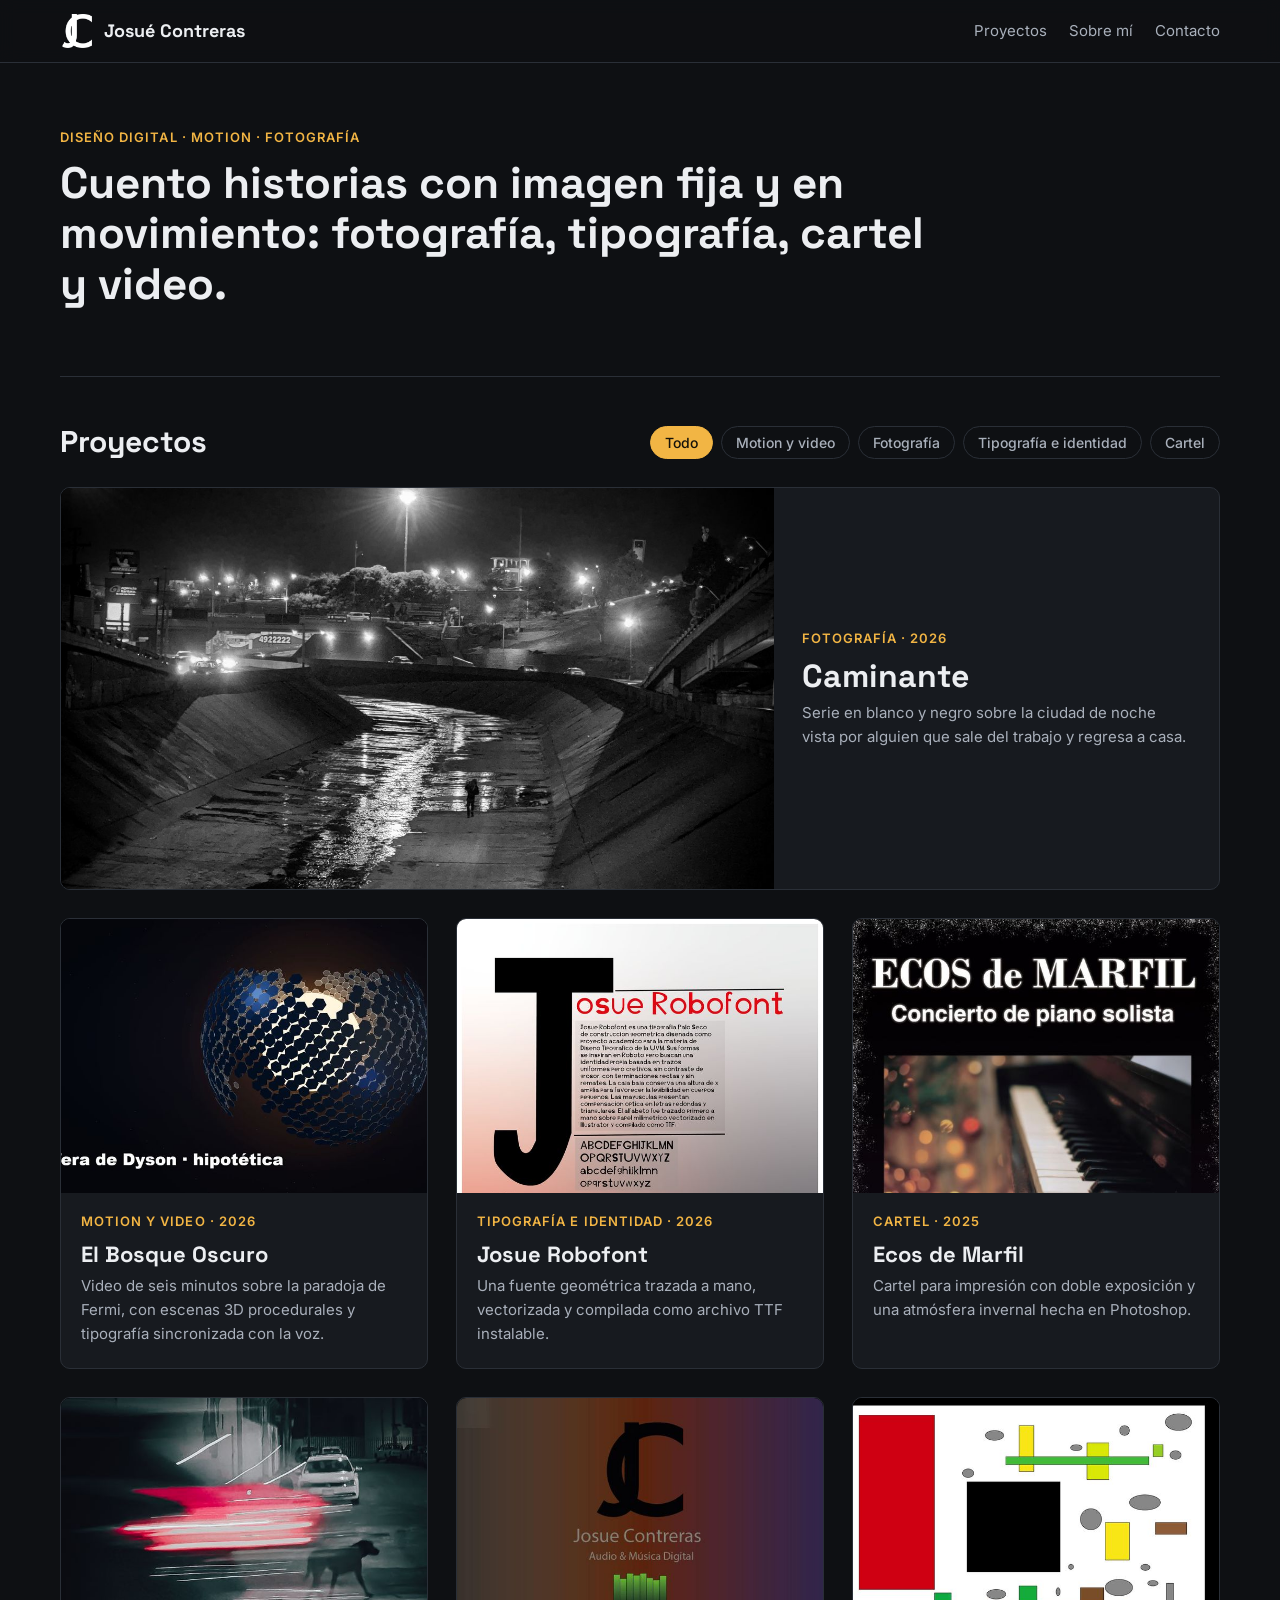
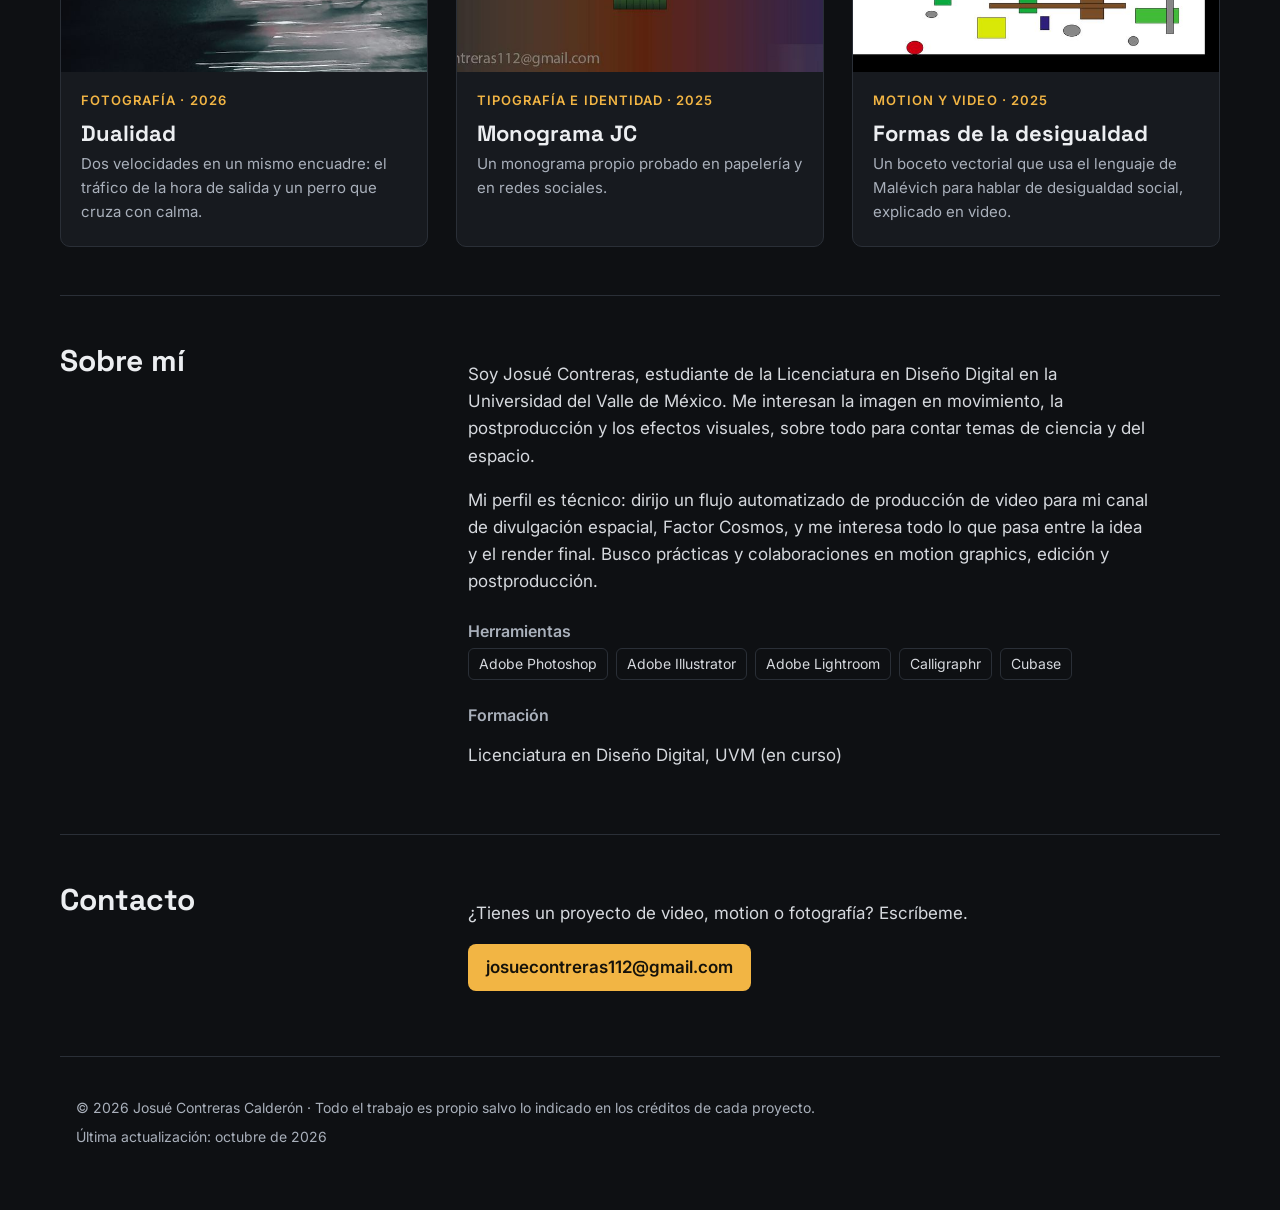
<file: index.html>
<!doctype html>
<html lang="es">
<head>
<meta charset="utf-8">
<meta name="viewport" content="width=device-width, initial-scale=1">
<title>Josué Contreras · Portafolio</title>
<meta name="description" content="Diseño digital · motion · fotografía. Cuento historias con imagen fija y en movimiento: fotografía, tipografía, cartel y video.">
<meta property="og:title" content="Josué Contreras · Portafolio">
<meta property="og:description" content="Diseño digital · motion · fotografía. Cuento historias con imagen fija y en movimiento: fotografía, tipografía, cartel y video.">
<meta property="og:image" content="https://joshuaengine7.github.io/portafolio/img/bosque-1.jpg">
<meta property="og:type" content="website">
<link rel="icon" href="img/icono.png">
<link rel="preconnect" href="https://fonts.googleapis.com">
<link rel="preconnect" href="https://fonts.gstatic.com" crossorigin>
<link href="https://fonts.googleapis.com/css2?family=Inter:wght@400;500;600&family=Space+Grotesk:wght@500;700&display=swap" rel="stylesheet">
<link rel="stylesheet" href="css/estilo.css">
</head>
<body>
<a class="saltar" href="#contenido">Saltar al contenido</a>
<header class="barra">
  <a class="marca" href="index.html" aria-label="Inicio: Josué Contreras">
    <img src="img/logo-jc.png" alt="" width="34" height="34"><span>Josué Contreras</span>
  </a>
  <nav aria-label="Principal">
    <a href="index.html#proyectos">Proyectos</a>
    <a href="index.html#sobre-mi">Sobre mí</a>
    <a href="index.html#contacto">Contacto</a>
  </nav>
</header>
<main id="contenido">
<section class="hero">
  <p class="etq">Diseño digital · motion · fotografía</p>
  <h1>Cuento historias con imagen fija y en movimiento: fotografía, tipografía, cartel y video.</h1>
</section>
<section id="proyectos" class="seccion" aria-labelledby="t-proyectos">
  <div class="seccion-cab">
    <h2 id="t-proyectos">Proyectos</h2>
    <div class="filtros" role="group" aria-label="Filtrar por categoría"><button type="button" data-filtro="todo" aria-pressed="true">Todo</button><button type="button" data-filtro="Motion y video">Motion y video</button><button type="button" data-filtro="Fotografía">Fotografía</button><button type="button" data-filtro="Tipografía e identidad">Tipografía e identidad</button><button type="button" data-filtro="Cartel">Cartel</button></div>
  </div>
  <a class="tarjeta grande" href="proyectos/caminante.html" data-cat="Fotografía">
  <div class="tarjeta-img"><img src="img/caminante-5.jpg" alt="Caminante: 05 · El otro caminante — 7 mm · f/2.4 · 1/30 s · ISO 1250" loading="lazy"></div>
  <div class="tarjeta-txt">
    <p class="etq">Fotografía · 2026</p>
    <h3>Caminante</h3>
    <p>Serie en blanco y negro sobre la ciudad de noche vista por alguien que sale del trabajo y regresa a casa.</p>
  </div>
</a>
  <div class="rejilla">
    <a class="tarjeta" href="proyectos/el-bosque-oscuro.html" data-cat="Motion y video">
  <div class="tarjeta-img"><img src="img/bosque-2-mini.jpg" alt="El Bosque Oscuro: Esfera de Dyson hipotética, escena 3D procedural." loading="lazy"></div>
  <div class="tarjeta-txt">
    <p class="etq">Motion y video · 2026</p>
    <h3>El Bosque Oscuro</h3>
    <p>Video de seis minutos sobre la paradoja de Fermi, con escenas 3D procedurales y tipografía sincronizada con la voz.</p>
  </div>
</a><a class="tarjeta" href="proyectos/josue-robofont.html" data-cat="Tipografía e identidad">
  <div class="tarjeta-img"><img src="img/robofont-cartel-mini.jpg" alt="Josue Robofont: Cartel de presentación de la tipografía." loading="lazy"></div>
  <div class="tarjeta-txt">
    <p class="etq">Tipografía e identidad · 2026</p>
    <h3>Josue Robofont</h3>
    <p>Una fuente geométrica trazada a mano, vectorizada y compilada como archivo TTF instalable.</p>
  </div>
</a><a class="tarjeta" href="proyectos/ecos-de-marfil.html" data-cat="Cartel">
  <div class="tarjeta-img"><img src="img/ecos-final-mini.jpg" alt="Ecos de Marfil: Cartel final de un evento ficticio." loading="lazy"></div>
  <div class="tarjeta-txt">
    <p class="etq">Cartel · 2025</p>
    <h3>Ecos de Marfil</h3>
    <p>Cartel para impresión con doble exposición y una atmósfera invernal hecha en Photoshop.</p>
  </div>
</a><a class="tarjeta" href="proyectos/dualidad.html" data-cat="Fotografía">
  <div class="tarjeta-img"><img src="img/dualidad-final-mini.jpg" alt="Dualidad: Versión final editada — teleobjetivo 3× · f/2.4 · 1/30 s · ISO 640." loading="lazy"></div>
  <div class="tarjeta-txt">
    <p class="etq">Fotografía · 2026</p>
    <h3>Dualidad</h3>
    <p>Dos velocidades en un mismo encuadre: el tráfico de la hora de salida y un perro que cruza con calma.</p>
  </div>
</a><a class="tarjeta" href="proyectos/monograma-jc.html" data-cat="Tipografía e identidad">
  <div class="tarjeta-img"><img src="img/jc-tarjeta-mini.jpg" alt="Monograma JC: Tarjeta de presentación (teléfono y dirección ocultos en esta versión)." loading="lazy"></div>
  <div class="tarjeta-txt">
    <p class="etq">Tipografía e identidad · 2025</p>
    <h3>Monograma JC</h3>
    <p>Un monograma propio probado en papelería y en redes sociales.</p>
  </div>
</a><a class="tarjeta" href="proyectos/suprematismo.html" data-cat="Motion y video">
  <div class="tarjeta-img"><img src="img/supre-final-mini.jpg" alt="Formas de la desigualdad: Composición final." loading="lazy"></div>
  <div class="tarjeta-txt">
    <p class="etq">Motion y video · 2025</p>
    <h3>Formas de la desigualdad</h3>
    <p>Un boceto vectorial que usa el lenguaje de Malévich para hablar de desigualdad social, explicado en video.</p>
  </div>
</a>
  </div>
</section>
<section id="sobre-mi" class="seccion dos-col" aria-labelledby="t-sobre">
  <h2 id="t-sobre">Sobre mí</h2>
  <div>
    <p>Soy Josué Contreras, estudiante de la Licenciatura en Diseño Digital en la Universidad del Valle de México. Me interesan la imagen en movimiento, la postproducción y los efectos visuales, sobre todo para contar temas de ciencia y del espacio.</p><p>Mi perfil es técnico: dirijo un flujo automatizado de producción de video para mi canal de divulgación espacial, Factor Cosmos, y me interesa todo lo que pasa entre la idea y el render final. Busco prácticas y colaboraciones en motion graphics, edición y postproducción.</p>
    <h3>Herramientas</h3>
    <ul class="chips"><li>Adobe Photoshop</li><li>Adobe Illustrator</li><li>Adobe Lightroom</li><li>Calligraphr</li><li>Cubase</li></ul>
    <h3>Formación</h3>
    <p>Licenciatura en Diseño Digital, UVM (en curso)</p>
  </div>
</section>
<section id="contacto" class="seccion dos-col" aria-labelledby="t-contacto">
  <h2 id="t-contacto">Contacto</h2>
  <div>
    <p>¿Tienes un proyecto de video, motion o fotografía? Escríbeme.</p>
    <p><a class="boton" href="mailto:josuecontreras112@gmail.com">josuecontreras112@gmail.com</a></p>
  </div>
</section>
<script>
(function () {
  var botones = document.querySelectorAll('.filtros button');
  var tarjetas = document.querySelectorAll('.tarjeta');
  botones.forEach(function (b) {
    b.addEventListener('click', function () {
      var f = b.getAttribute('data-filtro');
      botones.forEach(function (x) { x.setAttribute('aria-pressed', x === b ? 'true' : 'false'); });
      tarjetas.forEach(function (t) { t.hidden = !(f === 'todo' || t.getAttribute('data-cat') === f); });
    });
  });
})();
</script>
</main>
<footer class="pie">
  <p>© 2026 Josué Contreras Calderón · Todo el trabajo es propio salvo lo indicado en los créditos de cada proyecto.</p>
  <p>Última actualización: octubre de 2026</p>
</footer>
</body>
</html>
</file>
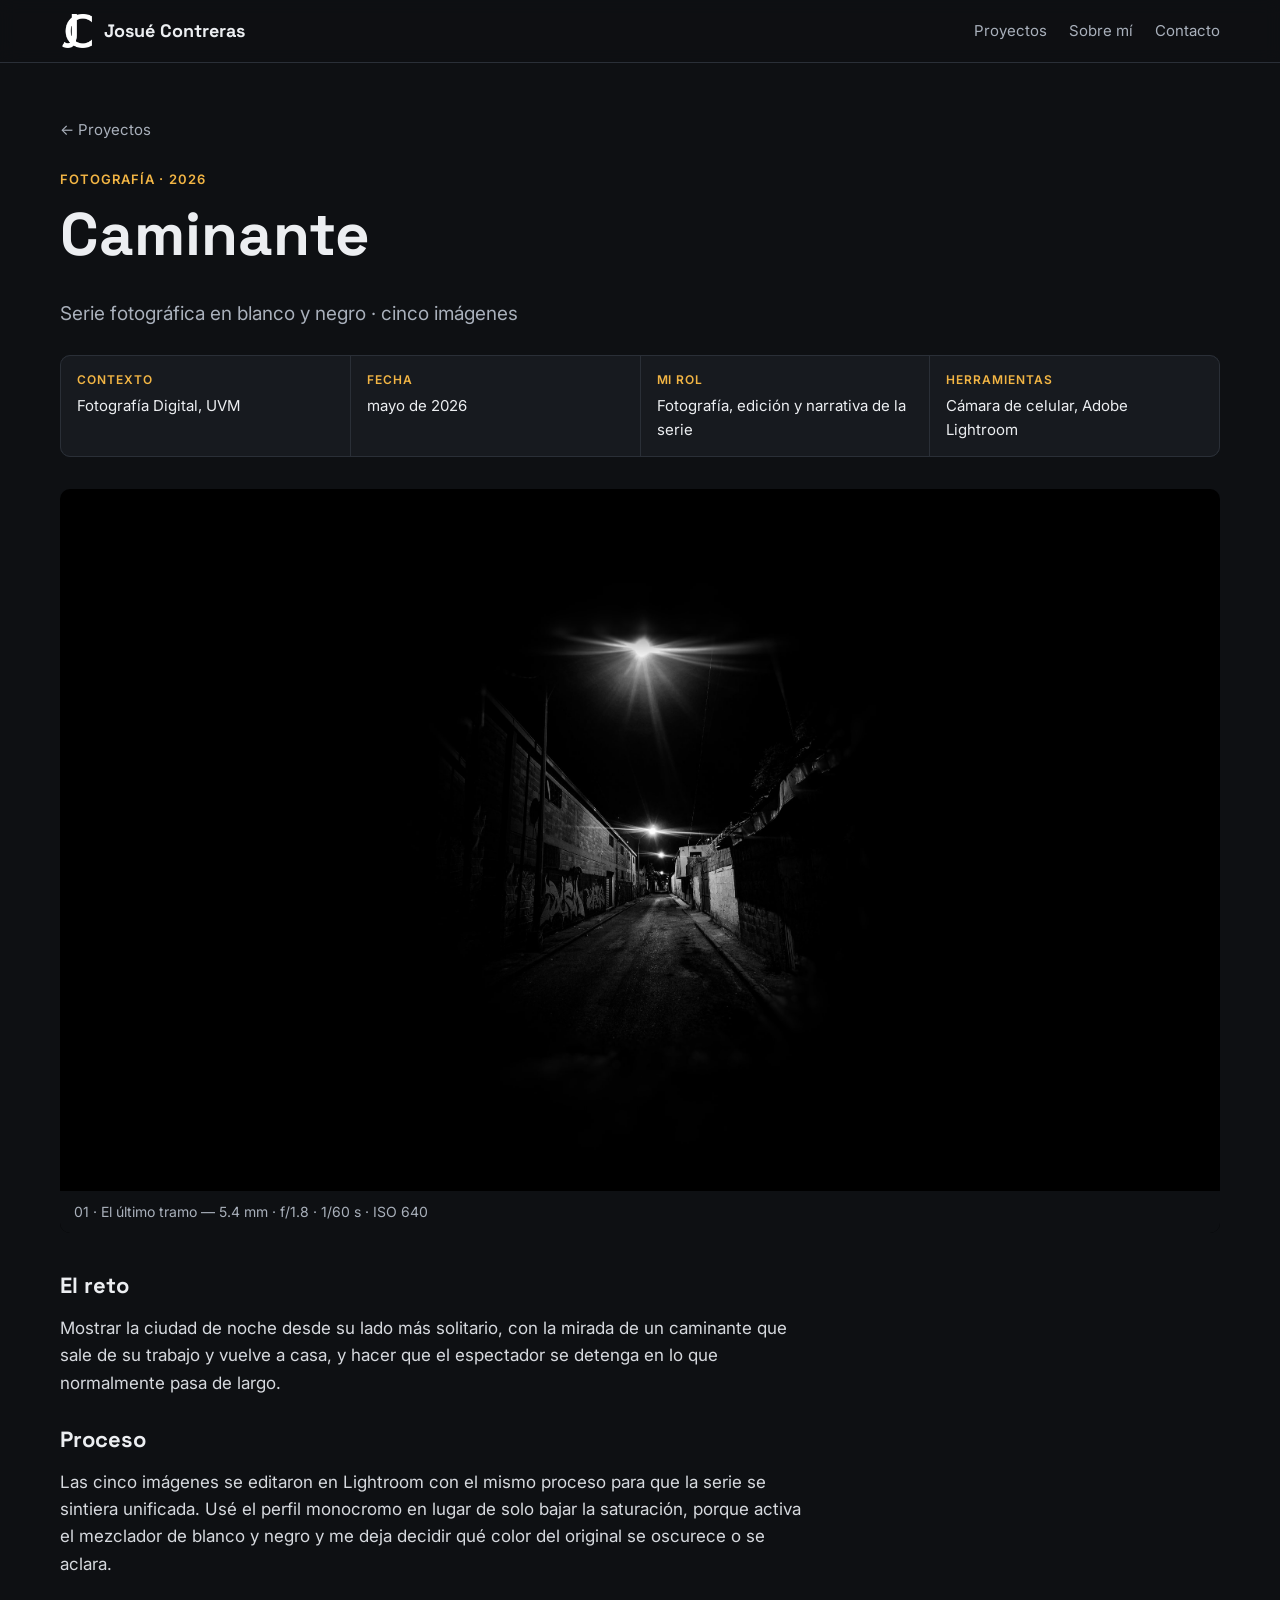
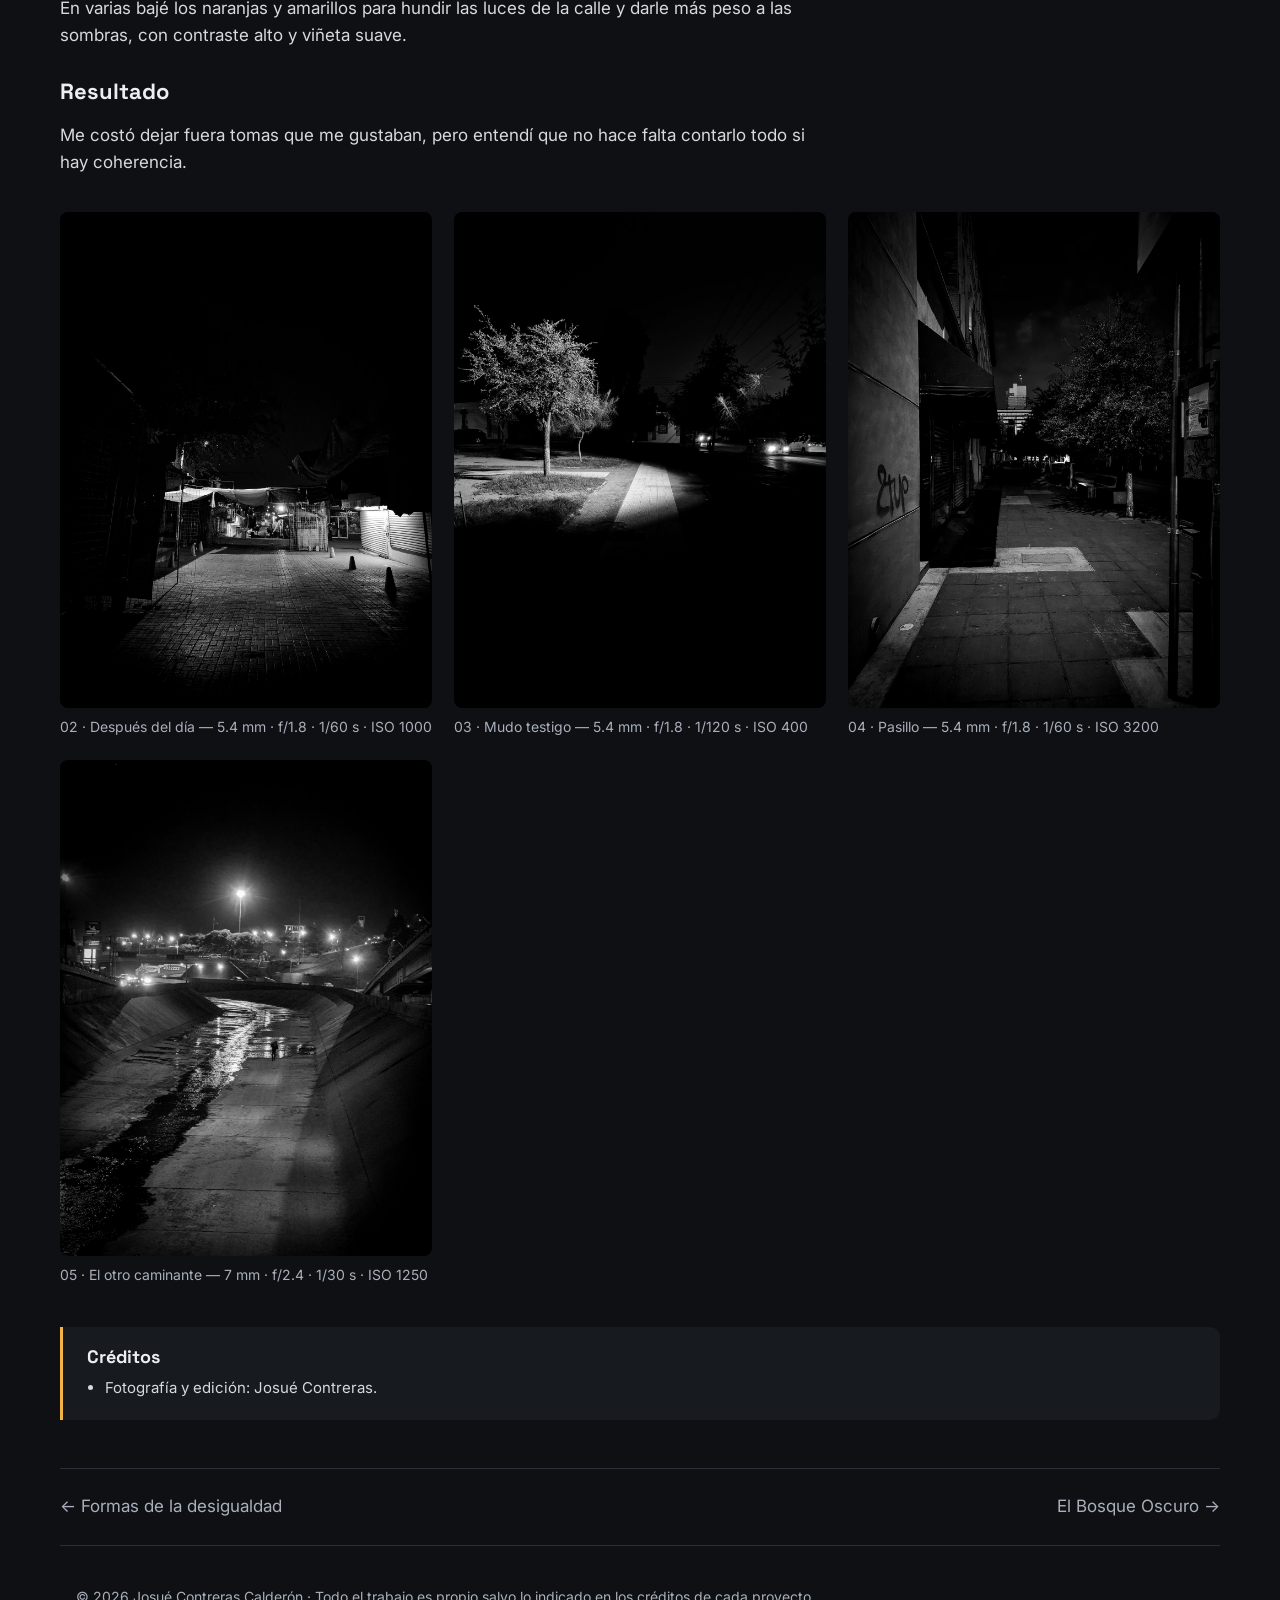
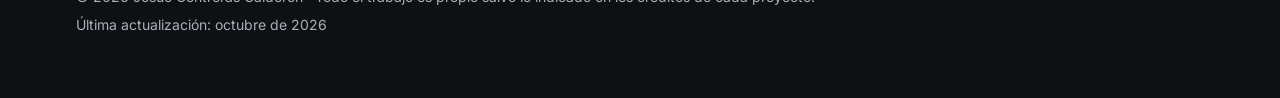
<file: proyectos/caminante.html>
<!doctype html>
<html lang="es">
<head>
<meta charset="utf-8">
<meta name="viewport" content="width=device-width, initial-scale=1">
<title>Caminante · Josué Contreras</title>
<meta name="description" content="Serie en blanco y negro sobre la ciudad de noche vista por alguien que sale del trabajo y regresa a casa.">
<meta property="og:title" content="Caminante · Josué Contreras">
<meta property="og:description" content="Serie en blanco y negro sobre la ciudad de noche vista por alguien que sale del trabajo y regresa a casa.">
<meta property="og:image" content="https://joshuaengine7.github.io/portafolio/img/caminante-1.jpg">
<meta property="og:type" content="website">
<link rel="icon" href="../img/icono.png">
<link rel="preconnect" href="https://fonts.googleapis.com">
<link rel="preconnect" href="https://fonts.gstatic.com" crossorigin>
<link href="https://fonts.googleapis.com/css2?family=Inter:wght@400;500;600&family=Space+Grotesk:wght@500;700&display=swap" rel="stylesheet">
<link rel="stylesheet" href="../css/estilo.css">
</head>
<body>
<a class="saltar" href="#contenido">Saltar al contenido</a>
<header class="barra">
  <a class="marca" href="../index.html" aria-label="Inicio: Josué Contreras">
    <img src="../img/logo-jc.png" alt="" width="34" height="34"><span>Josué Contreras</span>
  </a>
  <nav aria-label="Principal">
    <a href="../index.html#proyectos">Proyectos</a>
    <a href="../index.html#sobre-mi">Sobre mí</a>
    <a href="../index.html#contacto">Contacto</a>
  </nav>
</header>
<main id="contenido">
<article class="proyecto">
  <p class="migas"><a href="../index.html#proyectos">← Proyectos</a></p>
  <header class="proyecto-cab">
    <p class="etq">Fotografía · 2026</p>
    <h1>Caminante</h1>
    <p class="sub">Serie fotográfica en blanco y negro · cinco imágenes</p>
  </header>
  <dl class="ficha"><div><dt>Contexto</dt><dd>Fotografía Digital, UVM</dd></div><div><dt>Fecha</dt><dd>mayo de 2026</dd></div><div><dt>Mi rol</dt><dd>Fotografía, edición y narrativa de la serie</dd></div><div><dt>Herramientas</dt><dd>Cámara de celular, Adobe Lightroom</dd></div></dl>
  <figure class="portada"><a href="../img/caminante-1.jpg" target="_blank" rel="noopener"><img src="../img/caminante-1.jpg" alt="01 · El último tramo — 5.4 mm · f/1.8 · 1/60 s · ISO 640"></a><figcaption>01 · El último tramo — 5.4 mm · f/1.8 · 1/60 s · ISO 640</figcaption></figure>
  <div class="texto">
    <h2>El reto</h2><p>Mostrar la ciudad de noche desde su lado más solitario, con la mirada de un caminante que sale de su trabajo y vuelve a casa, y hacer que el espectador se detenga en lo que normalmente pasa de largo.</p>
    <h2>Proceso</h2><p>Las cinco imágenes se editaron en Lightroom con el mismo proceso para que la serie se sintiera unificada. Usé el perfil monocromo en lugar de solo bajar la saturación, porque activa el mezclador de blanco y negro y me deja decidir qué color del original se oscurece o se aclara.</p><p>En varias bajé los naranjas y amarillos para hundir las luces de la calle y darle más peso a las sombras, con contraste alto y viñeta suave.</p>
    <h2>Resultado</h2><p>Me costó dejar fuera tomas que me gustaban, pero entendí que no hace falta contarlo todo si hay coherencia.</p>
  </div>
  
  
  <section class="galeria" aria-label="Más imágenes del proyecto"><figure><a href="../img/caminante-2.jpg" target="_blank" rel="noopener">
<img src="../img/caminante-2.jpg" alt="02 · Después del día — 5.4 mm · f/1.8 · 1/60 s · ISO 1000" loading="lazy"></a><figcaption>02 · Después del día — 5.4 mm · f/1.8 · 1/60 s · ISO 1000</figcaption></figure><figure><a href="../img/caminante-3.jpg" target="_blank" rel="noopener">
<img src="../img/caminante-3.jpg" alt="03 · Mudo testigo — 5.4 mm · f/1.8 · 1/120 s · ISO 400" loading="lazy"></a><figcaption>03 · Mudo testigo — 5.4 mm · f/1.8 · 1/120 s · ISO 400</figcaption></figure><figure><a href="../img/caminante-4.jpg" target="_blank" rel="noopener">
<img src="../img/caminante-4.jpg" alt="04 · Pasillo — 5.4 mm · f/1.8 · 1/60 s · ISO 3200" loading="lazy"></a><figcaption>04 · Pasillo — 5.4 mm · f/1.8 · 1/60 s · ISO 3200</figcaption></figure><figure><a href="../img/caminante-5.jpg" target="_blank" rel="noopener">
<img src="../img/caminante-5.jpg" alt="05 · El otro caminante — 7 mm · f/2.4 · 1/30 s · ISO 1250" loading="lazy"></a><figcaption>05 · El otro caminante — 7 mm · f/2.4 · 1/30 s · ISO 1250</figcaption></figure></section>
  <aside class="creditos" aria-labelledby="t-cred"><h2 id="t-cred">Créditos</h2><ul><li>Fotografía y edición: Josué Contreras.</li></ul></aside>
  <nav class="vecinos" aria-label="Otros proyectos">
    <a href="suprematismo.html">← Formas de la desigualdad</a>
    <a href="el-bosque-oscuro.html">El Bosque Oscuro →</a>
  </nav>
</article>
</main>
<footer class="pie">
  <p>© 2026 Josué Contreras Calderón · Todo el trabajo es propio salvo lo indicado en los créditos de cada proyecto.</p>
  <p>Última actualización: octubre de 2026</p>
</footer>
</body>
</html>
</file>
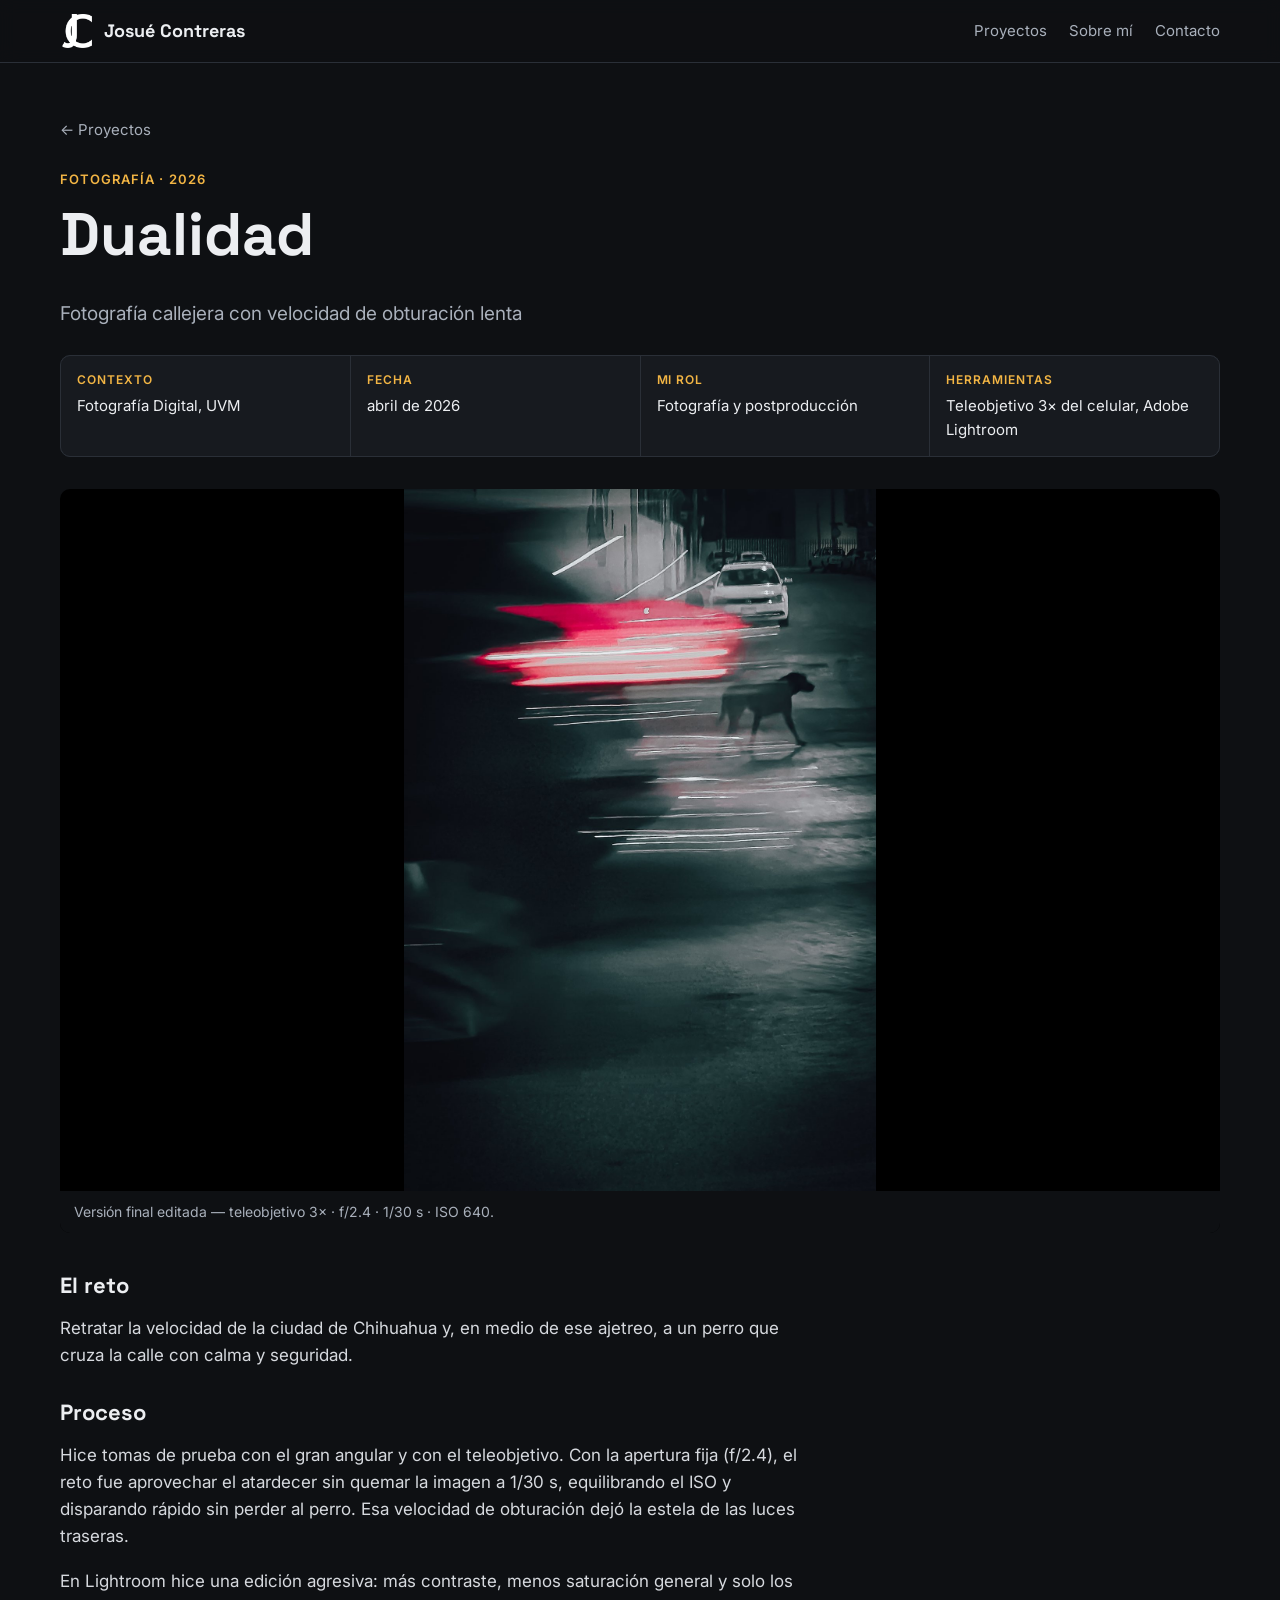
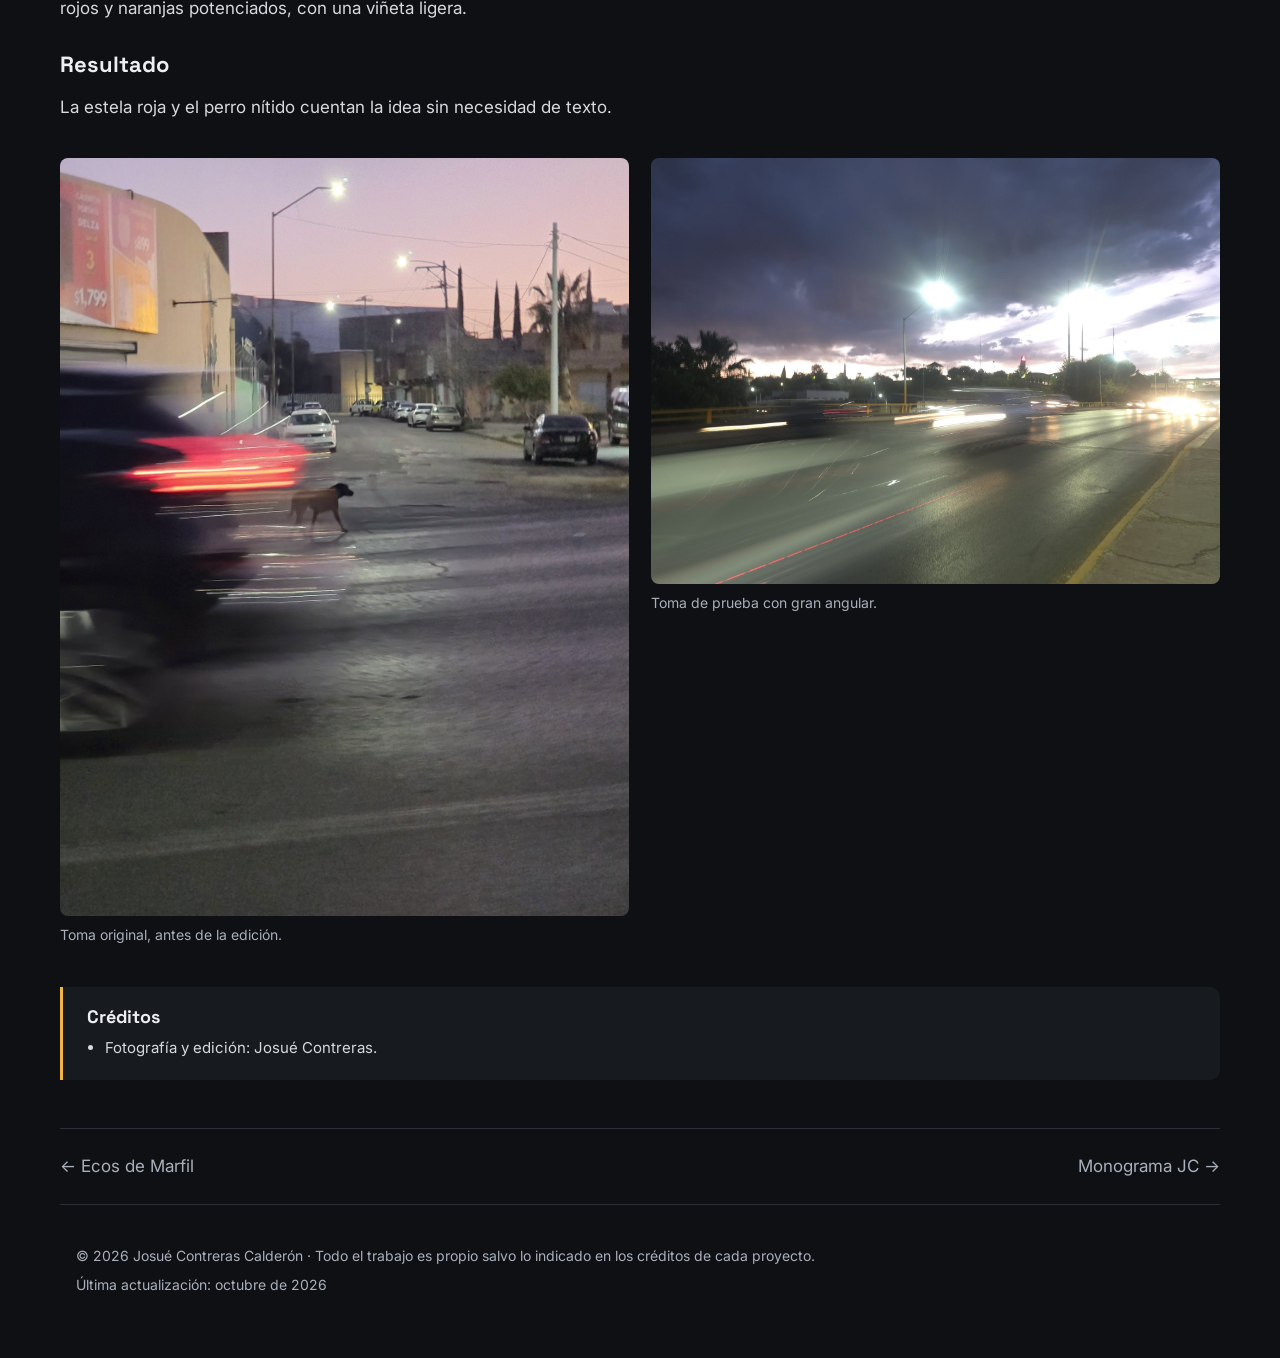
<file: proyectos/dualidad.html>
<!doctype html>
<html lang="es">
<head>
<meta charset="utf-8">
<meta name="viewport" content="width=device-width, initial-scale=1">
<title>Dualidad · Josué Contreras</title>
<meta name="description" content="Dos velocidades en un mismo encuadre: el tráfico de la hora de salida y un perro que cruza con calma.">
<meta property="og:title" content="Dualidad · Josué Contreras">
<meta property="og:description" content="Dos velocidades en un mismo encuadre: el tráfico de la hora de salida y un perro que cruza con calma.">
<meta property="og:image" content="https://joshuaengine7.github.io/portafolio/img/dualidad-final.jpg">
<meta property="og:type" content="website">
<link rel="icon" href="../img/icono.png">
<link rel="preconnect" href="https://fonts.googleapis.com">
<link rel="preconnect" href="https://fonts.gstatic.com" crossorigin>
<link href="https://fonts.googleapis.com/css2?family=Inter:wght@400;500;600&family=Space+Grotesk:wght@500;700&display=swap" rel="stylesheet">
<link rel="stylesheet" href="../css/estilo.css">
</head>
<body>
<a class="saltar" href="#contenido">Saltar al contenido</a>
<header class="barra">
  <a class="marca" href="../index.html" aria-label="Inicio: Josué Contreras">
    <img src="../img/logo-jc.png" alt="" width="34" height="34"><span>Josué Contreras</span>
  </a>
  <nav aria-label="Principal">
    <a href="../index.html#proyectos">Proyectos</a>
    <a href="../index.html#sobre-mi">Sobre mí</a>
    <a href="../index.html#contacto">Contacto</a>
  </nav>
</header>
<main id="contenido">
<article class="proyecto">
  <p class="migas"><a href="../index.html#proyectos">← Proyectos</a></p>
  <header class="proyecto-cab">
    <p class="etq">Fotografía · 2026</p>
    <h1>Dualidad</h1>
    <p class="sub">Fotografía callejera con velocidad de obturación lenta</p>
  </header>
  <dl class="ficha"><div><dt>Contexto</dt><dd>Fotografía Digital, UVM</dd></div><div><dt>Fecha</dt><dd>abril de 2026</dd></div><div><dt>Mi rol</dt><dd>Fotografía y postproducción</dd></div><div><dt>Herramientas</dt><dd>Teleobjetivo 3× del celular, Adobe Lightroom</dd></div></dl>
  <figure class="portada"><a href="../img/dualidad-final.jpg" target="_blank" rel="noopener"><img src="../img/dualidad-final.jpg" alt="Versión final editada — teleobjetivo 3× · f/2.4 · 1/30 s · ISO 640."></a><figcaption>Versión final editada — teleobjetivo 3× · f/2.4 · 1/30 s · ISO 640.</figcaption></figure>
  <div class="texto">
    <h2>El reto</h2><p>Retratar la velocidad de la ciudad de Chihuahua y, en medio de ese ajetreo, a un perro que cruza la calle con calma y seguridad.</p>
    <h2>Proceso</h2><p>Hice tomas de prueba con el gran angular y con el teleobjetivo. Con la apertura fija (f/2.4), el reto fue aprovechar el atardecer sin quemar la imagen a 1/30 s, equilibrando el ISO y disparando rápido sin perder al perro. Esa velocidad de obturación dejó la estela de las luces traseras.</p><p>En Lightroom hice una edición agresiva: más contraste, menos saturación general y solo los rojos y naranjas potenciados, con una viñeta ligera.</p>
    <h2>Resultado</h2><p>La estela roja y el perro nítido cuentan la idea sin necesidad de texto.</p>
  </div>
  
  
  <section class="galeria" aria-label="Más imágenes del proyecto"><figure><a href="../img/dualidad-original.jpg" target="_blank" rel="noopener">
<img src="../img/dualidad-original.jpg" alt="Toma original, antes de la edición." loading="lazy"></a><figcaption>Toma original, antes de la edición.</figcaption></figure><figure><a href="../img/dualidad-prueba.jpg" target="_blank" rel="noopener">
<img src="../img/dualidad-prueba.jpg" alt="Toma de prueba con gran angular." loading="lazy"></a><figcaption>Toma de prueba con gran angular.</figcaption></figure></section>
  <aside class="creditos" aria-labelledby="t-cred"><h2 id="t-cred">Créditos</h2><ul><li>Fotografía y edición: Josué Contreras.</li></ul></aside>
  <nav class="vecinos" aria-label="Otros proyectos">
    <a href="ecos-de-marfil.html">← Ecos de Marfil</a>
    <a href="monograma-jc.html">Monograma JC →</a>
  </nav>
</article>
</main>
<footer class="pie">
  <p>© 2026 Josué Contreras Calderón · Todo el trabajo es propio salvo lo indicado en los créditos de cada proyecto.</p>
  <p>Última actualización: octubre de 2026</p>
</footer>
</body>
</html>
</file>
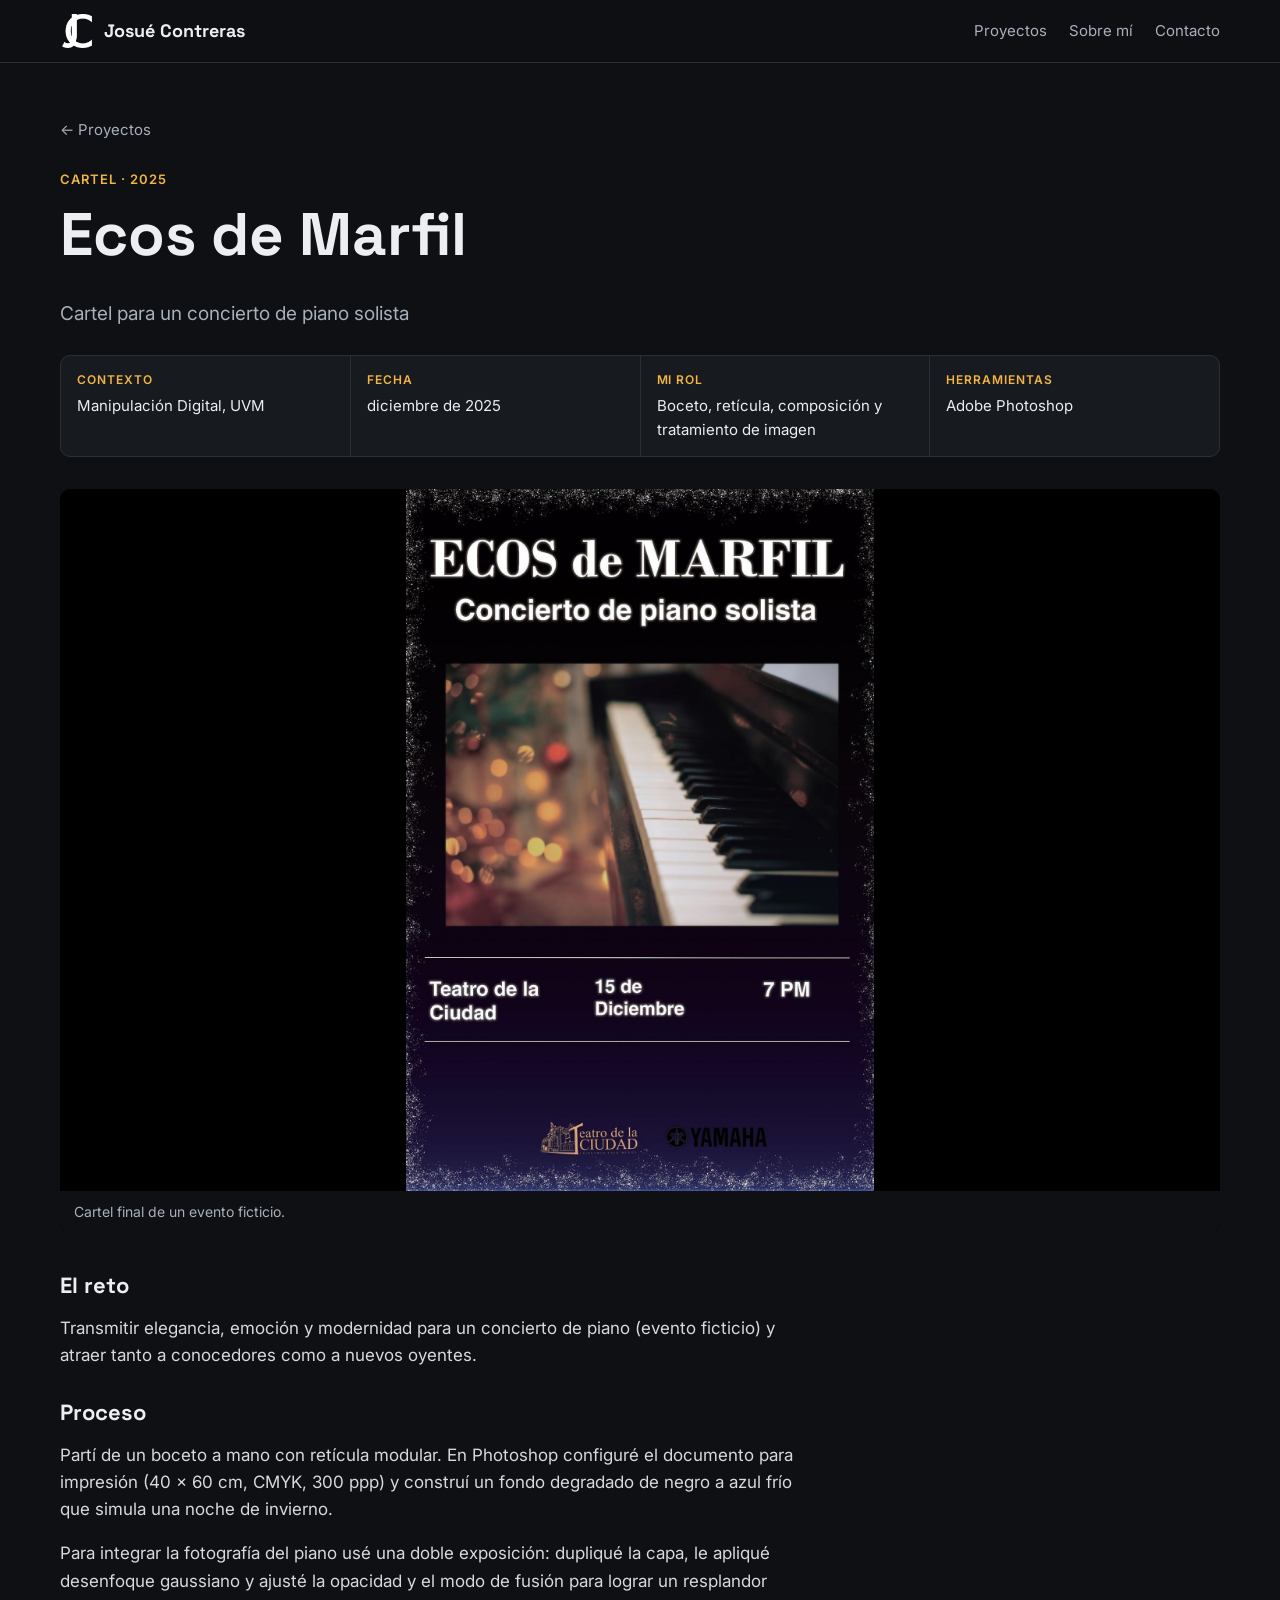
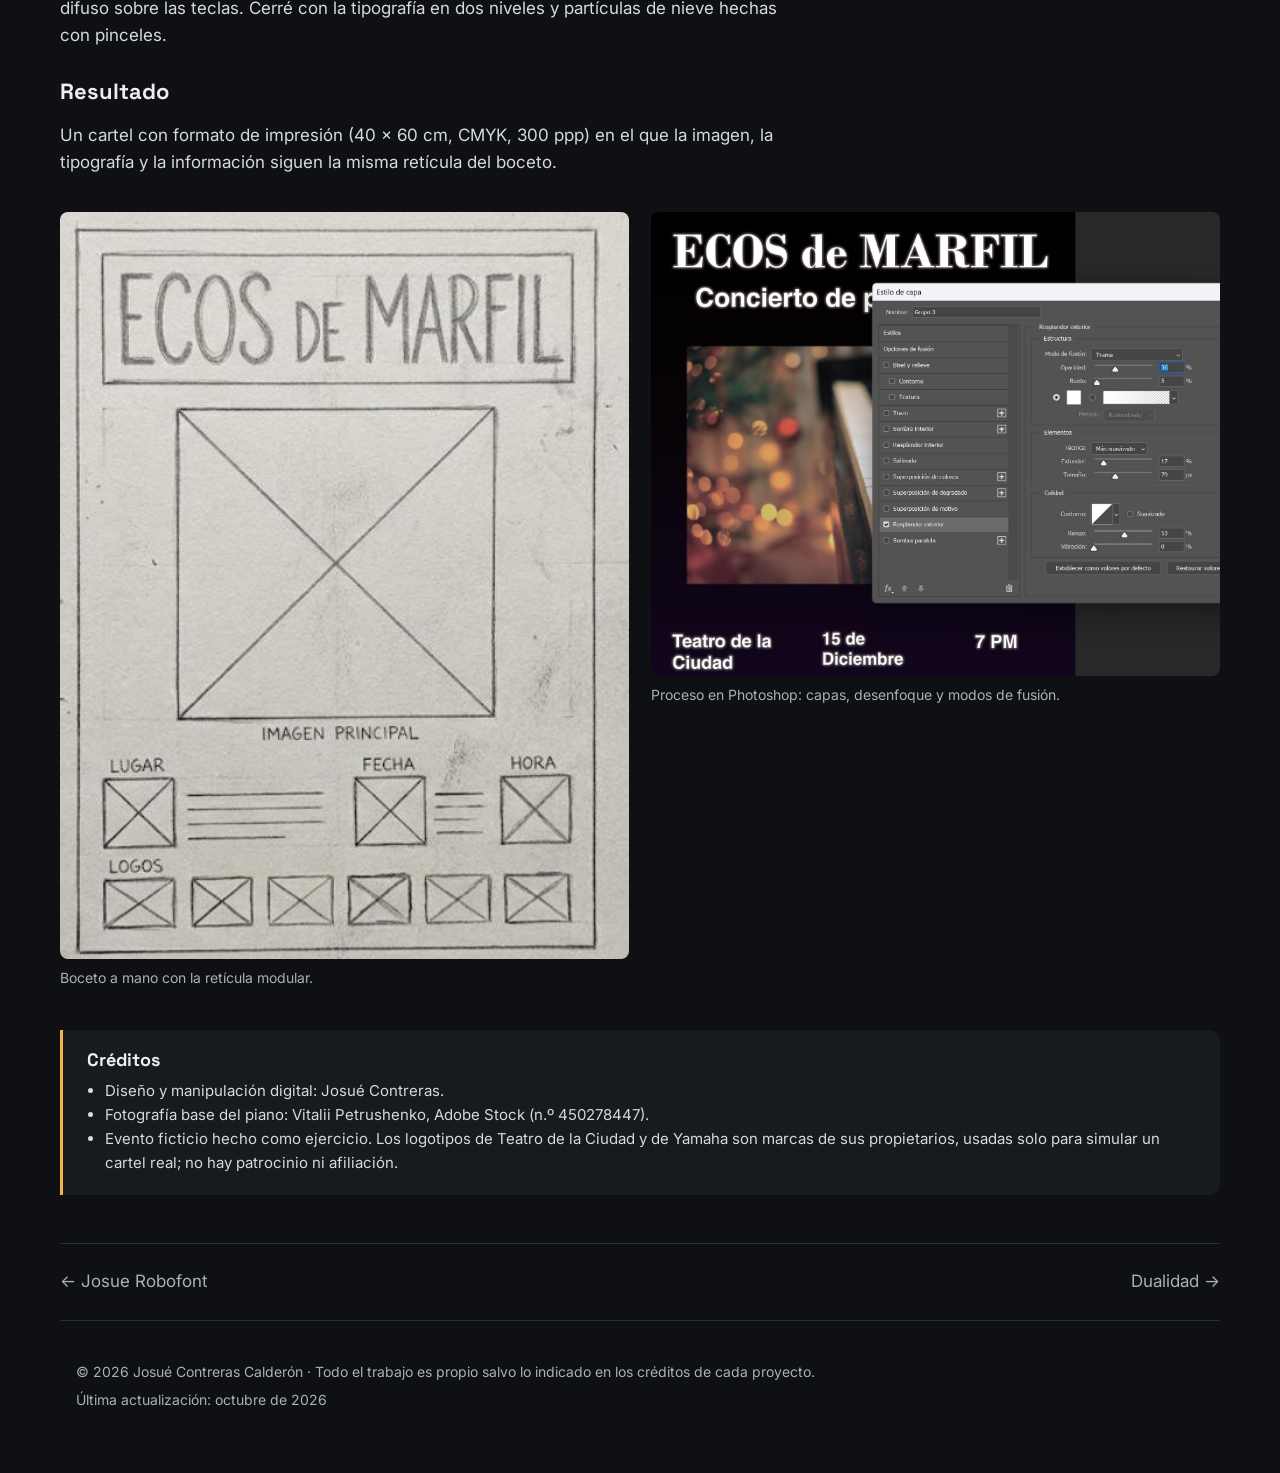
<file: proyectos/ecos-de-marfil.html>
<!doctype html>
<html lang="es">
<head>
<meta charset="utf-8">
<meta name="viewport" content="width=device-width, initial-scale=1">
<title>Ecos de Marfil · Josué Contreras</title>
<meta name="description" content="Cartel para impresión con doble exposición y una atmósfera invernal hecha en Photoshop.">
<meta property="og:title" content="Ecos de Marfil · Josué Contreras">
<meta property="og:description" content="Cartel para impresión con doble exposición y una atmósfera invernal hecha en Photoshop.">
<meta property="og:image" content="https://joshuaengine7.github.io/portafolio/img/ecos-final.jpg">
<meta property="og:type" content="website">
<link rel="icon" href="../img/icono.png">
<link rel="preconnect" href="https://fonts.googleapis.com">
<link rel="preconnect" href="https://fonts.gstatic.com" crossorigin>
<link href="https://fonts.googleapis.com/css2?family=Inter:wght@400;500;600&family=Space+Grotesk:wght@500;700&display=swap" rel="stylesheet">
<link rel="stylesheet" href="../css/estilo.css">
</head>
<body>
<a class="saltar" href="#contenido">Saltar al contenido</a>
<header class="barra">
  <a class="marca" href="../index.html" aria-label="Inicio: Josué Contreras">
    <img src="../img/logo-jc.png" alt="" width="34" height="34"><span>Josué Contreras</span>
  </a>
  <nav aria-label="Principal">
    <a href="../index.html#proyectos">Proyectos</a>
    <a href="../index.html#sobre-mi">Sobre mí</a>
    <a href="../index.html#contacto">Contacto</a>
  </nav>
</header>
<main id="contenido">
<article class="proyecto">
  <p class="migas"><a href="../index.html#proyectos">← Proyectos</a></p>
  <header class="proyecto-cab">
    <p class="etq">Cartel · 2025</p>
    <h1>Ecos de Marfil</h1>
    <p class="sub">Cartel para un concierto de piano solista</p>
  </header>
  <dl class="ficha"><div><dt>Contexto</dt><dd>Manipulación Digital, UVM</dd></div><div><dt>Fecha</dt><dd>diciembre de 2025</dd></div><div><dt>Mi rol</dt><dd>Boceto, retícula, composición y tratamiento de imagen</dd></div><div><dt>Herramientas</dt><dd>Adobe Photoshop</dd></div></dl>
  <figure class="portada"><a href="../img/ecos-final.jpg" target="_blank" rel="noopener"><img src="../img/ecos-final.jpg" alt="Cartel final de un evento ficticio."></a><figcaption>Cartel final de un evento ficticio.</figcaption></figure>
  <div class="texto">
    <h2>El reto</h2><p>Transmitir elegancia, emoción y modernidad para un concierto de piano (evento ficticio) y atraer tanto a conocedores como a nuevos oyentes.</p>
    <h2>Proceso</h2><p>Partí de un boceto a mano con retícula modular. En Photoshop configuré el documento para impresión (40 × 60 cm, CMYK, 300 ppp) y construí un fondo degradado de negro a azul frío que simula una noche de invierno.</p><p>Para integrar la fotografía del piano usé una doble exposición: dupliqué la capa, le apliqué desenfoque gaussiano y ajusté la opacidad y el modo de fusión para lograr un resplandor difuso sobre las teclas. Cerré con la tipografía en dos niveles y partículas de nieve hechas con pinceles.</p>
    <h2>Resultado</h2><p>Un cartel con formato de impresión (40 × 60 cm, CMYK, 300 ppp) en el que la imagen, la tipografía y la información siguen la misma retícula del boceto.</p>
  </div>
  
  
  <section class="galeria" aria-label="Más imágenes del proyecto"><figure><a href="../img/ecos-boceto.jpg" target="_blank" rel="noopener">
<img src="../img/ecos-boceto.jpg" alt="Boceto a mano con la retícula modular." loading="lazy"></a><figcaption>Boceto a mano con la retícula modular.</figcaption></figure><figure><a href="../img/ecos-proceso.jpg" target="_blank" rel="noopener">
<img src="../img/ecos-proceso.jpg" alt="Proceso en Photoshop: capas, desenfoque y modos de fusión." loading="lazy"></a><figcaption>Proceso en Photoshop: capas, desenfoque y modos de fusión.</figcaption></figure></section>
  <aside class="creditos" aria-labelledby="t-cred"><h2 id="t-cred">Créditos</h2><ul><li>Diseño y manipulación digital: Josué Contreras.</li><li>Fotografía base del piano: Vitalii Petrushenko, Adobe Stock (n.º 450278447).</li><li>Evento ficticio hecho como ejercicio. Los logotipos de Teatro de la Ciudad y de Yamaha son marcas de sus propietarios, usadas solo para simular un cartel real; no hay patrocinio ni afiliación.</li></ul></aside>
  <nav class="vecinos" aria-label="Otros proyectos">
    <a href="josue-robofont.html">← Josue Robofont</a>
    <a href="dualidad.html">Dualidad →</a>
  </nav>
</article>
</main>
<footer class="pie">
  <p>© 2026 Josué Contreras Calderón · Todo el trabajo es propio salvo lo indicado en los créditos de cada proyecto.</p>
  <p>Última actualización: octubre de 2026</p>
</footer>
</body>
</html>
</file>
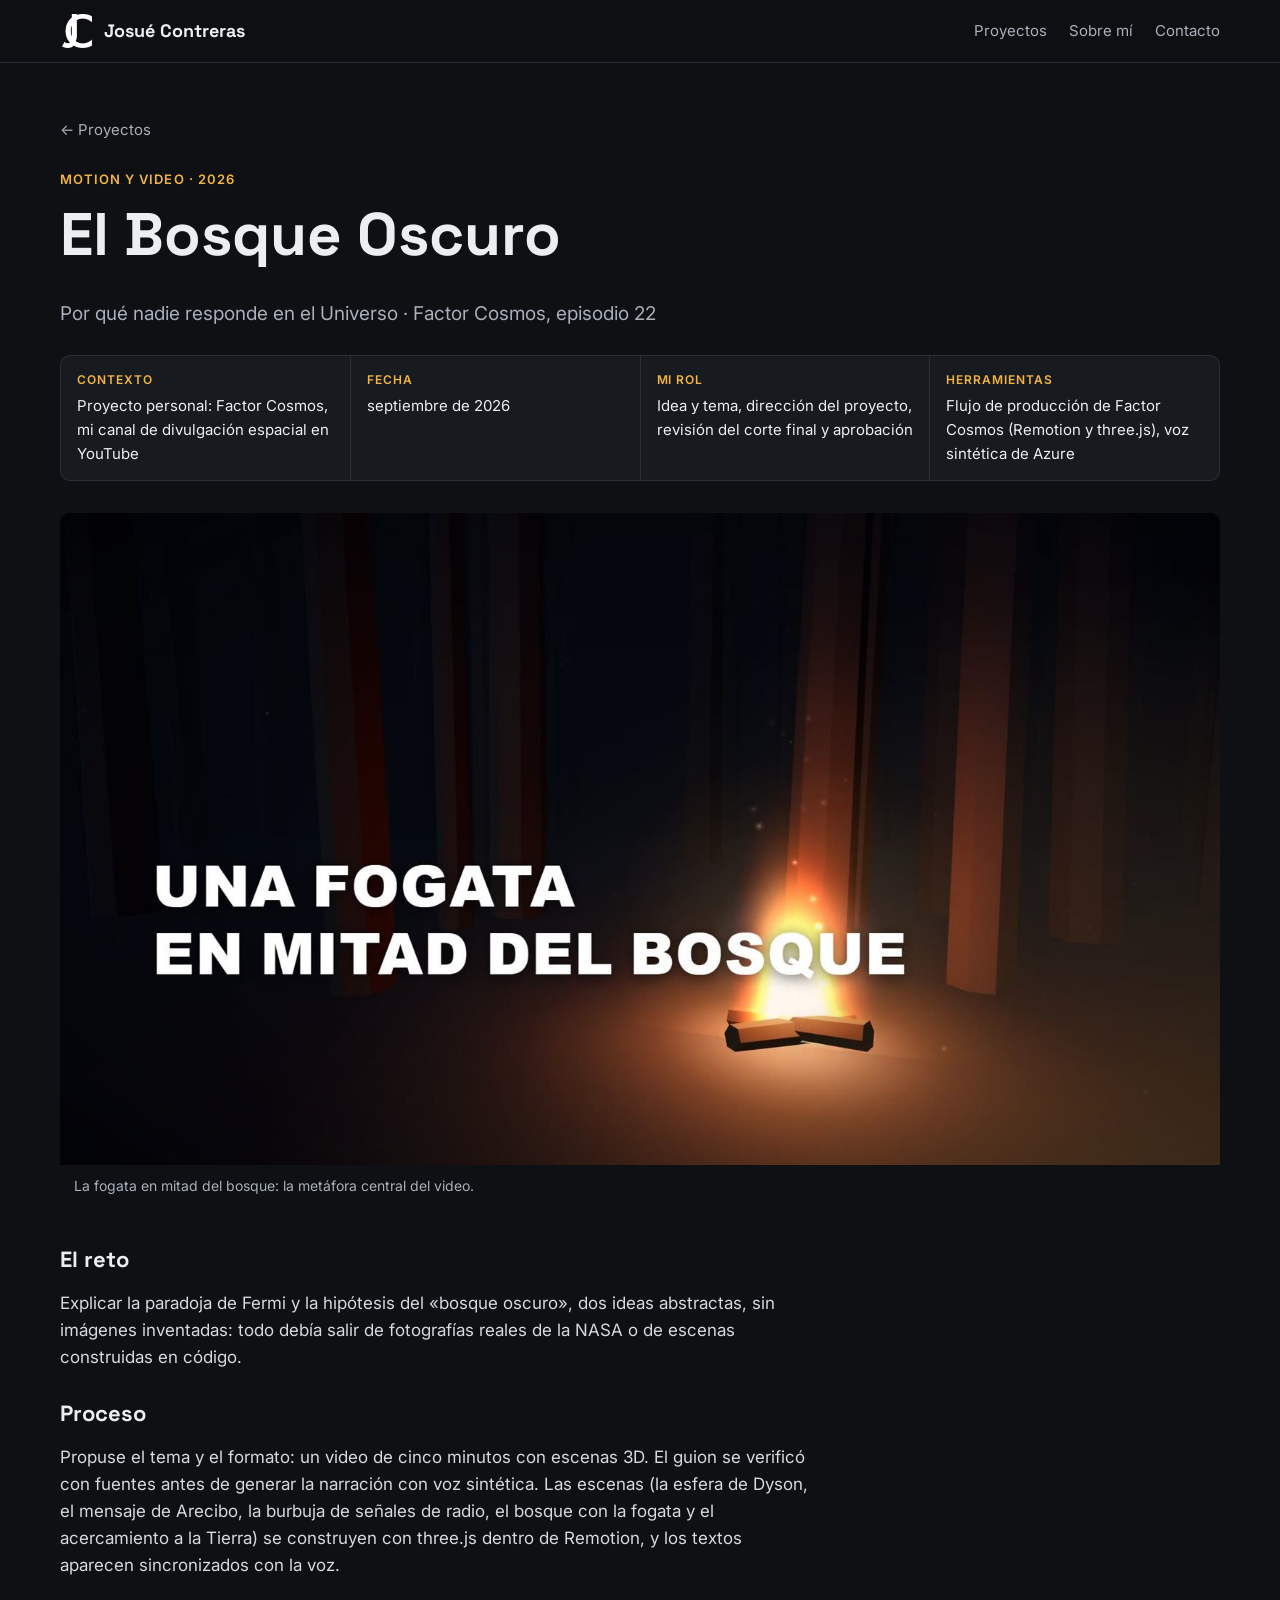
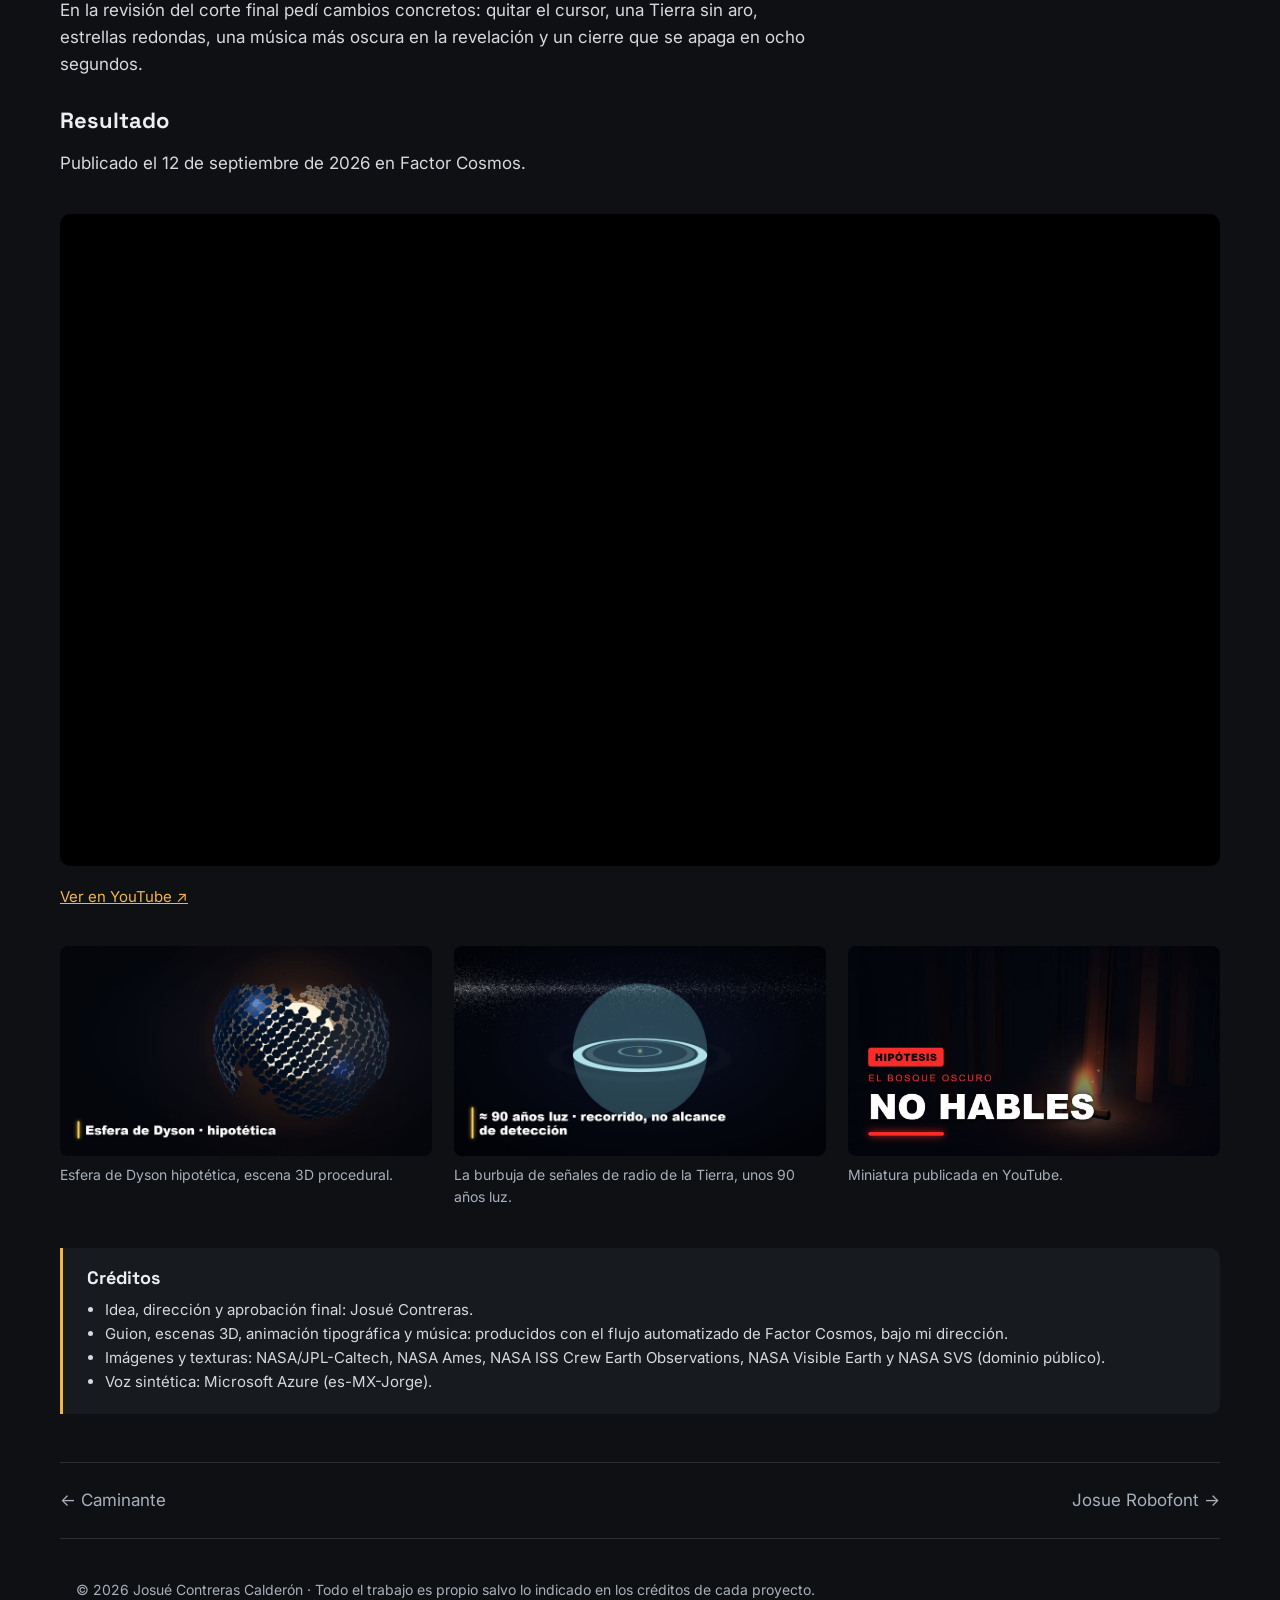
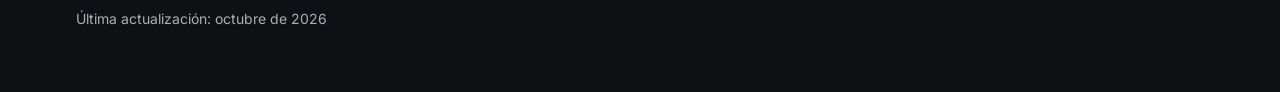
<file: proyectos/el-bosque-oscuro.html>
<!doctype html>
<html lang="es">
<head>
<meta charset="utf-8">
<meta name="viewport" content="width=device-width, initial-scale=1">
<title>El Bosque Oscuro · Josué Contreras</title>
<meta name="description" content="Video de seis minutos sobre la paradoja de Fermi, con escenas 3D procedurales y tipografía sincronizada con la voz.">
<meta property="og:title" content="El Bosque Oscuro · Josué Contreras">
<meta property="og:description" content="Video de seis minutos sobre la paradoja de Fermi, con escenas 3D procedurales y tipografía sincronizada con la voz.">
<meta property="og:image" content="https://joshuaengine7.github.io/portafolio/img/bosque-1.jpg">
<meta property="og:type" content="website">
<link rel="icon" href="../img/icono.png">
<link rel="preconnect" href="https://fonts.googleapis.com">
<link rel="preconnect" href="https://fonts.gstatic.com" crossorigin>
<link href="https://fonts.googleapis.com/css2?family=Inter:wght@400;500;600&family=Space+Grotesk:wght@500;700&display=swap" rel="stylesheet">
<link rel="stylesheet" href="../css/estilo.css">
</head>
<body>
<a class="saltar" href="#contenido">Saltar al contenido</a>
<header class="barra">
  <a class="marca" href="../index.html" aria-label="Inicio: Josué Contreras">
    <img src="../img/logo-jc.png" alt="" width="34" height="34"><span>Josué Contreras</span>
  </a>
  <nav aria-label="Principal">
    <a href="../index.html#proyectos">Proyectos</a>
    <a href="../index.html#sobre-mi">Sobre mí</a>
    <a href="../index.html#contacto">Contacto</a>
  </nav>
</header>
<main id="contenido">
<article class="proyecto">
  <p class="migas"><a href="../index.html#proyectos">← Proyectos</a></p>
  <header class="proyecto-cab">
    <p class="etq">Motion y video · 2026</p>
    <h1>El Bosque Oscuro</h1>
    <p class="sub">Por qué nadie responde en el Universo · Factor Cosmos, episodio 22</p>
  </header>
  <dl class="ficha"><div><dt>Contexto</dt><dd>Proyecto personal: Factor Cosmos, mi canal de divulgación espacial en YouTube</dd></div><div><dt>Fecha</dt><dd>septiembre de 2026</dd></div><div><dt>Mi rol</dt><dd>Idea y tema, dirección del proyecto, revisión del corte final y aprobación</dd></div><div><dt>Herramientas</dt><dd>Flujo de producción de Factor Cosmos (Remotion y three.js), voz sintética de Azure</dd></div></dl>
  <figure class="portada"><a href="../img/bosque-1.jpg" target="_blank" rel="noopener"><img src="../img/bosque-1.jpg" alt="La fogata en mitad del bosque: la metáfora central del video."></a><figcaption>La fogata en mitad del bosque: la metáfora central del video.</figcaption></figure>
  <div class="texto">
    <h2>El reto</h2><p>Explicar la paradoja de Fermi y la hipótesis del «bosque oscuro», dos ideas abstractas, sin imágenes inventadas: todo debía salir de fotografías reales de la NASA o de escenas construidas en código.</p>
    <h2>Proceso</h2><p>Propuse el tema y el formato: un video de cinco minutos con escenas 3D. El guion se verificó con fuentes antes de generar la narración con voz sintética. Las escenas (la esfera de Dyson, el mensaje de Arecibo, la burbuja de señales de radio, el bosque con la fogata y el acercamiento a la Tierra) se construyen con three.js dentro de Remotion, y los textos aparecen sincronizados con la voz.</p><p>En la revisión del corte final pedí cambios concretos: quitar el cursor, una Tierra sin aro, estrellas redondas, una música más oscura en la revelación y un cierre que se apaga en ocho segundos.</p>
    <h2>Resultado</h2><p>Publicado el 12 de septiembre de 2026 en Factor Cosmos.</p>
  </div>
  <div class="video"><iframe src="https://www.youtube-nocookie.com/embed/RcH-Yj4ZciA" title="Video: El Bosque Oscuro"
  loading="lazy" allow="accelerometer; encrypted-media; picture-in-picture; fullscreen" allowfullscreen></iframe></div>
<p class="enlace-video"><a href="https://youtu.be/RcH-Yj4ZciA" target="_blank" rel="noopener">Ver en YouTube ↗</a></p>
  
  <section class="galeria" aria-label="Más imágenes del proyecto"><figure><a href="../img/bosque-2.jpg" target="_blank" rel="noopener">
<img src="../img/bosque-2.jpg" alt="Esfera de Dyson hipotética, escena 3D procedural." loading="lazy"></a><figcaption>Esfera de Dyson hipotética, escena 3D procedural.</figcaption></figure><figure><a href="../img/bosque-3.jpg" target="_blank" rel="noopener">
<img src="../img/bosque-3.jpg" alt="La burbuja de señales de radio de la Tierra, unos 90 años luz." loading="lazy"></a><figcaption>La burbuja de señales de radio de la Tierra, unos 90 años luz.</figcaption></figure><figure><a href="../img/bosque-miniatura.jpg" target="_blank" rel="noopener">
<img src="../img/bosque-miniatura.jpg" alt="Miniatura publicada en YouTube." loading="lazy"></a><figcaption>Miniatura publicada en YouTube.</figcaption></figure></section>
  <aside class="creditos" aria-labelledby="t-cred"><h2 id="t-cred">Créditos</h2><ul><li>Idea, dirección y aprobación final: Josué Contreras.</li><li>Guion, escenas 3D, animación tipográfica y música: producidos con el flujo automatizado de Factor Cosmos, bajo mi dirección.</li><li>Imágenes y texturas: NASA/JPL-Caltech, NASA Ames, NASA ISS Crew Earth Observations, NASA Visible Earth y NASA SVS (dominio público).</li><li>Voz sintética: Microsoft Azure (es-MX-Jorge).</li></ul></aside>
  <nav class="vecinos" aria-label="Otros proyectos">
    <a href="caminante.html">← Caminante</a>
    <a href="josue-robofont.html">Josue Robofont →</a>
  </nav>
</article>
</main>
<footer class="pie">
  <p>© 2026 Josué Contreras Calderón · Todo el trabajo es propio salvo lo indicado en los créditos de cada proyecto.</p>
  <p>Última actualización: octubre de 2026</p>
</footer>
</body>
</html>
</file>
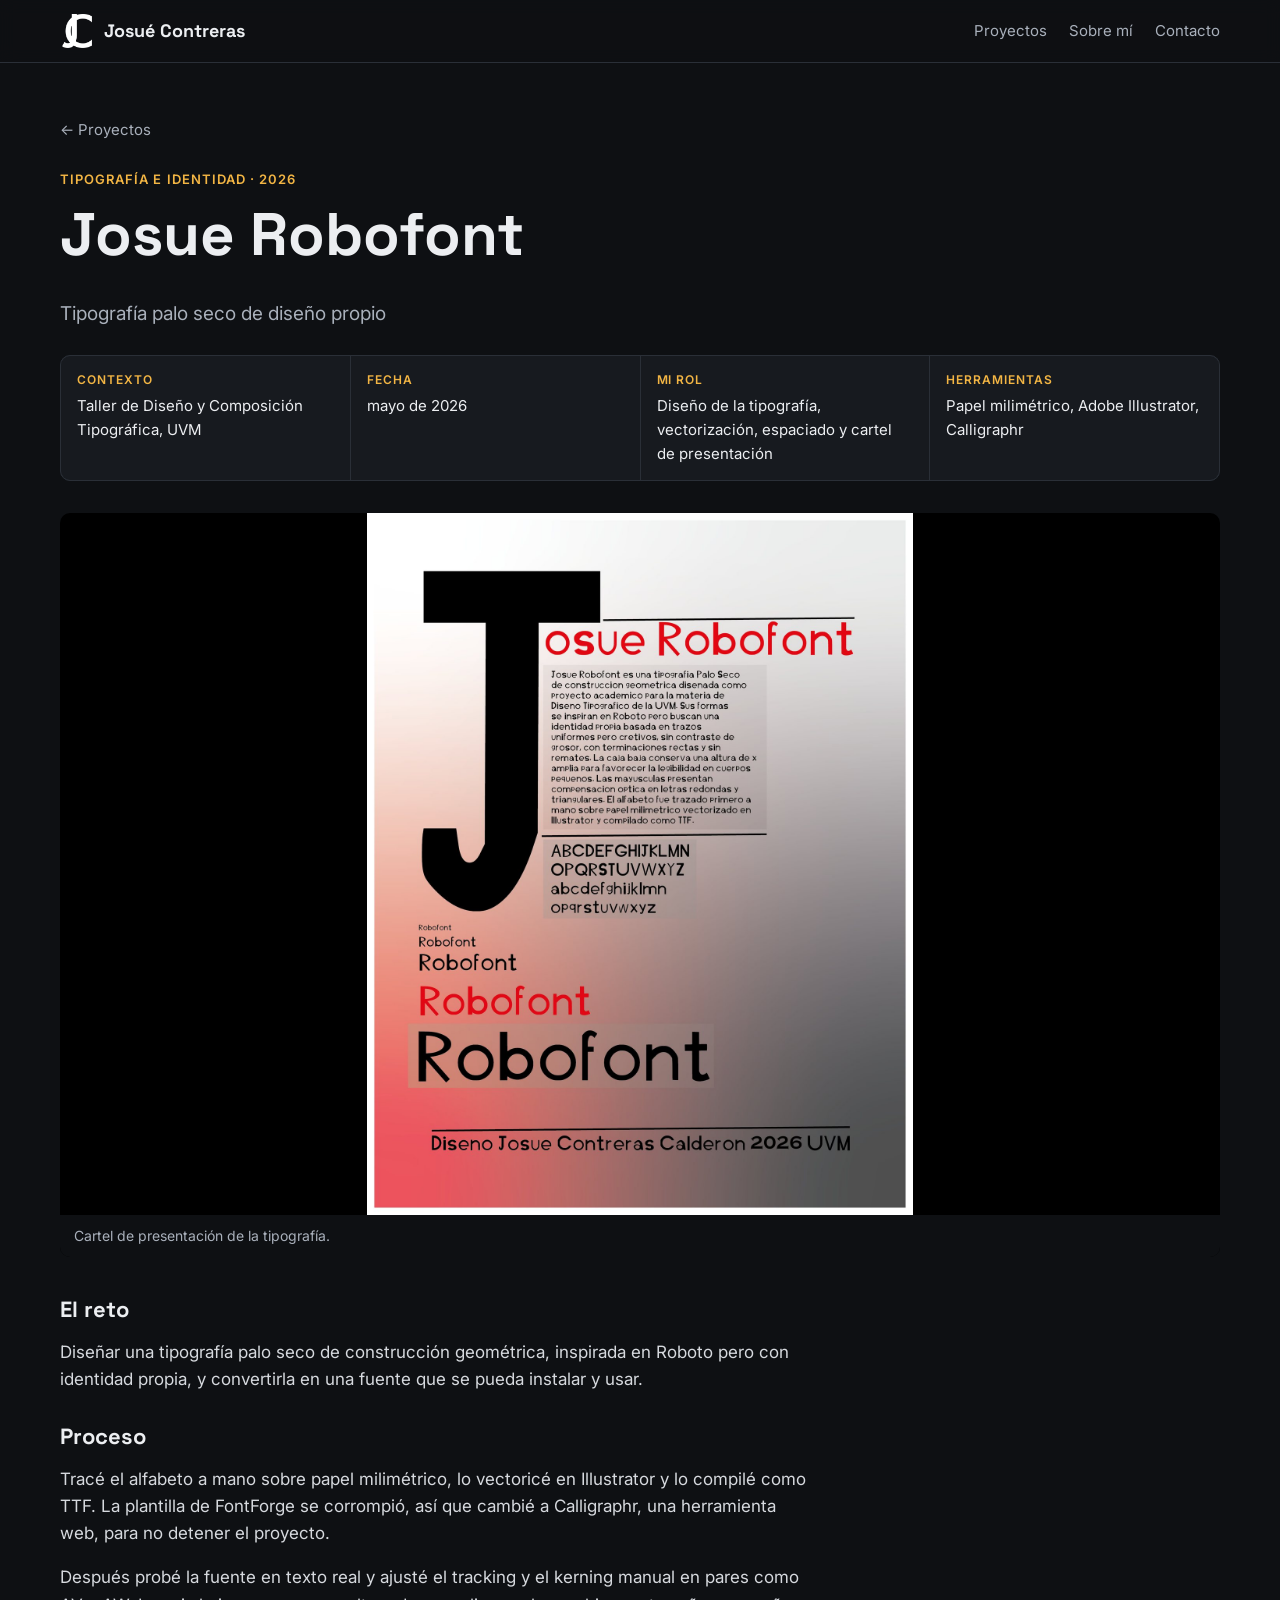
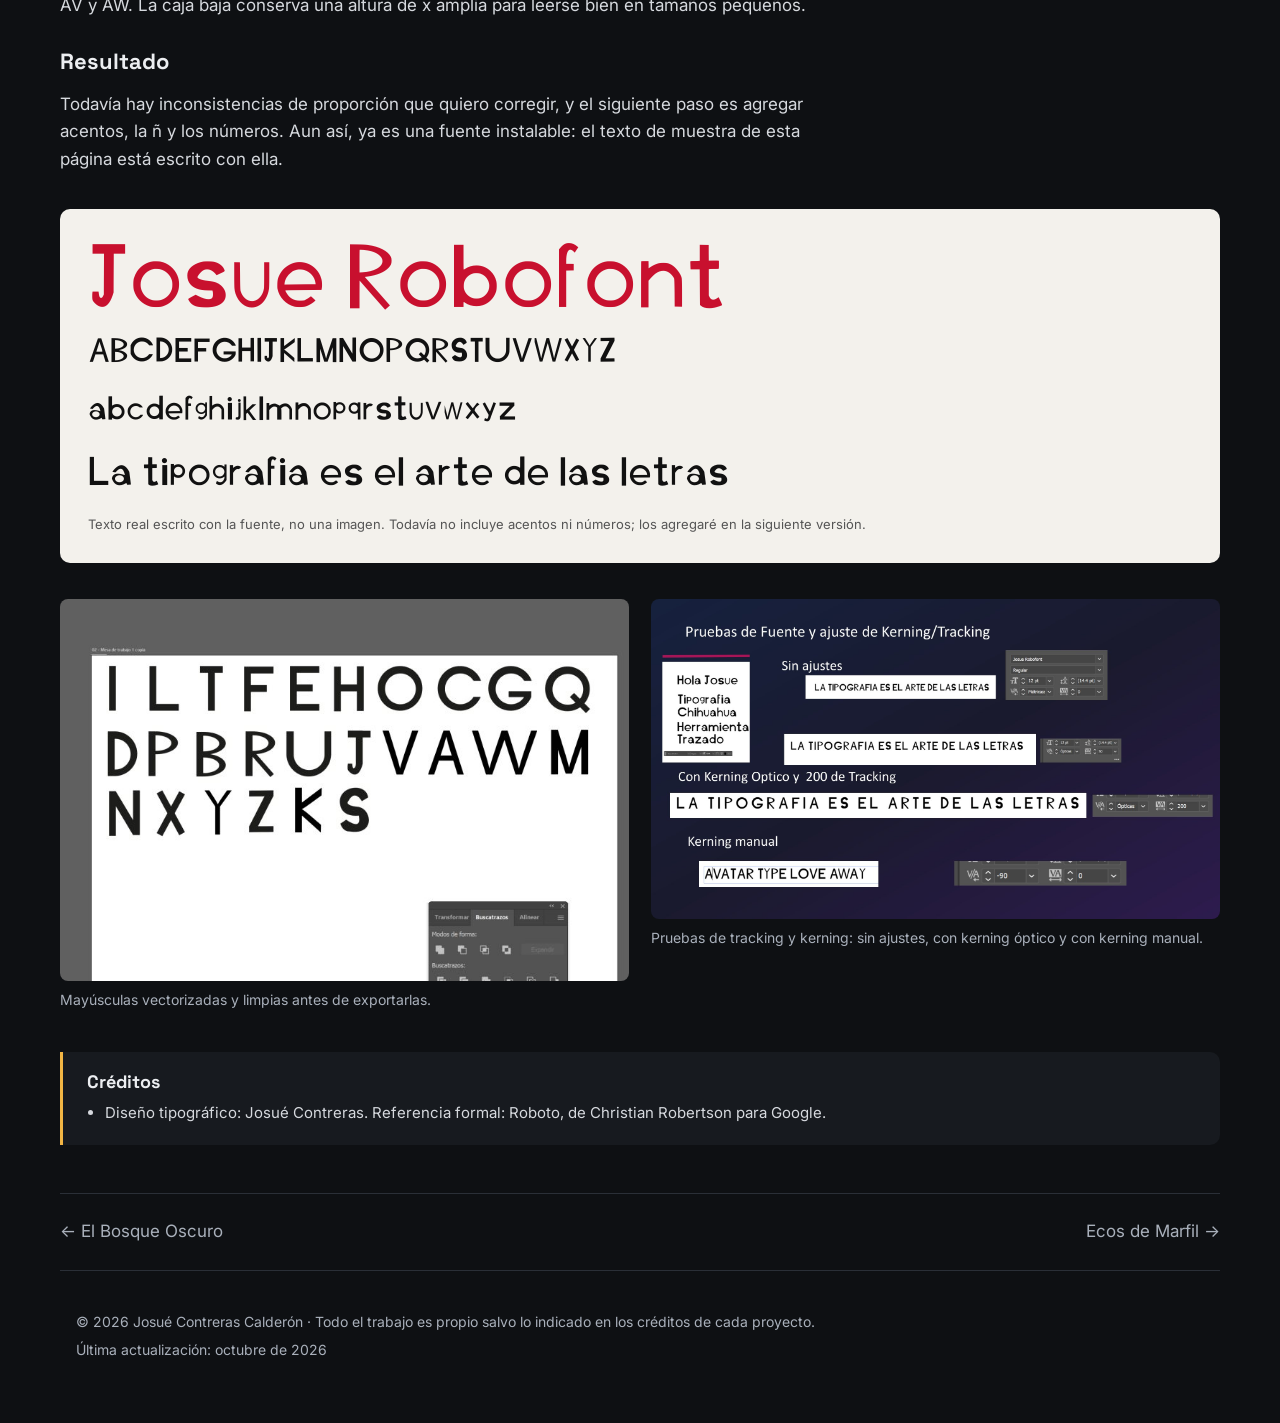
<file: proyectos/josue-robofont.html>
<!doctype html>
<html lang="es">
<head>
<meta charset="utf-8">
<meta name="viewport" content="width=device-width, initial-scale=1">
<title>Josue Robofont · Josué Contreras</title>
<meta name="description" content="Una fuente geométrica trazada a mano, vectorizada y compilada como archivo TTF instalable.">
<meta property="og:title" content="Josue Robofont · Josué Contreras">
<meta property="og:description" content="Una fuente geométrica trazada a mano, vectorizada y compilada como archivo TTF instalable.">
<meta property="og:image" content="https://joshuaengine7.github.io/portafolio/img/robofont-cartel.jpg">
<meta property="og:type" content="website">
<link rel="icon" href="../img/icono.png">
<link rel="preconnect" href="https://fonts.googleapis.com">
<link rel="preconnect" href="https://fonts.gstatic.com" crossorigin>
<link href="https://fonts.googleapis.com/css2?family=Inter:wght@400;500;600&family=Space+Grotesk:wght@500;700&display=swap" rel="stylesheet">
<link rel="stylesheet" href="../css/estilo.css">
</head>
<body>
<a class="saltar" href="#contenido">Saltar al contenido</a>
<header class="barra">
  <a class="marca" href="../index.html" aria-label="Inicio: Josué Contreras">
    <img src="../img/logo-jc.png" alt="" width="34" height="34"><span>Josué Contreras</span>
  </a>
  <nav aria-label="Principal">
    <a href="../index.html#proyectos">Proyectos</a>
    <a href="../index.html#sobre-mi">Sobre mí</a>
    <a href="../index.html#contacto">Contacto</a>
  </nav>
</header>
<main id="contenido">
<article class="proyecto">
  <p class="migas"><a href="../index.html#proyectos">← Proyectos</a></p>
  <header class="proyecto-cab">
    <p class="etq">Tipografía e identidad · 2026</p>
    <h1>Josue Robofont</h1>
    <p class="sub">Tipografía palo seco de diseño propio</p>
  </header>
  <dl class="ficha"><div><dt>Contexto</dt><dd>Taller de Diseño y Composición Tipográfica, UVM</dd></div><div><dt>Fecha</dt><dd>mayo de 2026</dd></div><div><dt>Mi rol</dt><dd>Diseño de la tipografía, vectorización, espaciado y cartel de presentación</dd></div><div><dt>Herramientas</dt><dd>Papel milimétrico, Adobe Illustrator, Calligraphr</dd></div></dl>
  <figure class="portada"><a href="../img/robofont-cartel.jpg" target="_blank" rel="noopener"><img src="../img/robofont-cartel.jpg" alt="Cartel de presentación de la tipografía."></a><figcaption>Cartel de presentación de la tipografía.</figcaption></figure>
  <div class="texto">
    <h2>El reto</h2><p>Diseñar una tipografía palo seco de construcción geométrica, inspirada en Roboto pero con identidad propia, y convertirla en una fuente que se pueda instalar y usar.</p>
    <h2>Proceso</h2><p>Tracé el alfabeto a mano sobre papel milimétrico, lo vectoricé en Illustrator y lo compilé como TTF. La plantilla de FontForge se corrompió, así que cambié a Calligraphr, una herramienta web, para no detener el proyecto.</p><p>Después probé la fuente en texto real y ajusté el tracking y el kerning manual en pares como AV y AW. La caja baja conserva una altura de x amplia para leerse bien en tamaños pequeños.</p>
    <h2>Resultado</h2><p>Todavía hay inconsistencias de proporción que quiero corregir, y el siguiente paso es agregar acentos, la ñ y los números. Aun así, ya es una fuente instalable: el texto de muestra de esta página está escrito con ella.</p>
  </div>
  
  <section class="muestra" aria-label="Texto de muestra escrito con Josue Robofont">
  <p class="m1">Josue Robofont</p>
  <p class="m2">ABCDEFGHIJKLMNOPQRSTUVWXYZ</p>
  <p class="m2">abcdefghijklmnopqrstuvwxyz</p>
  <p class="m3">La tipografia es el arte de las letras</p>
  <p class="nota">Texto real escrito con la fuente, no una imagen. Todavía no incluye acentos ni números; los agregaré en la siguiente versión.</p>
</section>
  <section class="galeria" aria-label="Más imágenes del proyecto"><figure><a href="../img/robofont-alfabeto.jpg" target="_blank" rel="noopener">
<img src="../img/robofont-alfabeto.jpg" alt="Mayúsculas vectorizadas y limpias antes de exportarlas." loading="lazy"></a><figcaption>Mayúsculas vectorizadas y limpias antes de exportarlas.</figcaption></figure><figure><a href="../img/robofont-kerning.jpg" target="_blank" rel="noopener">
<img src="../img/robofont-kerning.jpg" alt="Pruebas de tracking y kerning: sin ajustes, con kerning óptico y con kerning manual." loading="lazy"></a><figcaption>Pruebas de tracking y kerning: sin ajustes, con kerning óptico y con kerning manual.</figcaption></figure></section>
  <aside class="creditos" aria-labelledby="t-cred"><h2 id="t-cred">Créditos</h2><ul><li>Diseño tipográfico: Josué Contreras. Referencia formal: Roboto, de Christian Robertson para Google.</li></ul></aside>
  <nav class="vecinos" aria-label="Otros proyectos">
    <a href="el-bosque-oscuro.html">← El Bosque Oscuro</a>
    <a href="ecos-de-marfil.html">Ecos de Marfil →</a>
  </nav>
</article>
</main>
<footer class="pie">
  <p>© 2026 Josué Contreras Calderón · Todo el trabajo es propio salvo lo indicado en los créditos de cada proyecto.</p>
  <p>Última actualización: octubre de 2026</p>
</footer>
</body>
</html>
</file>
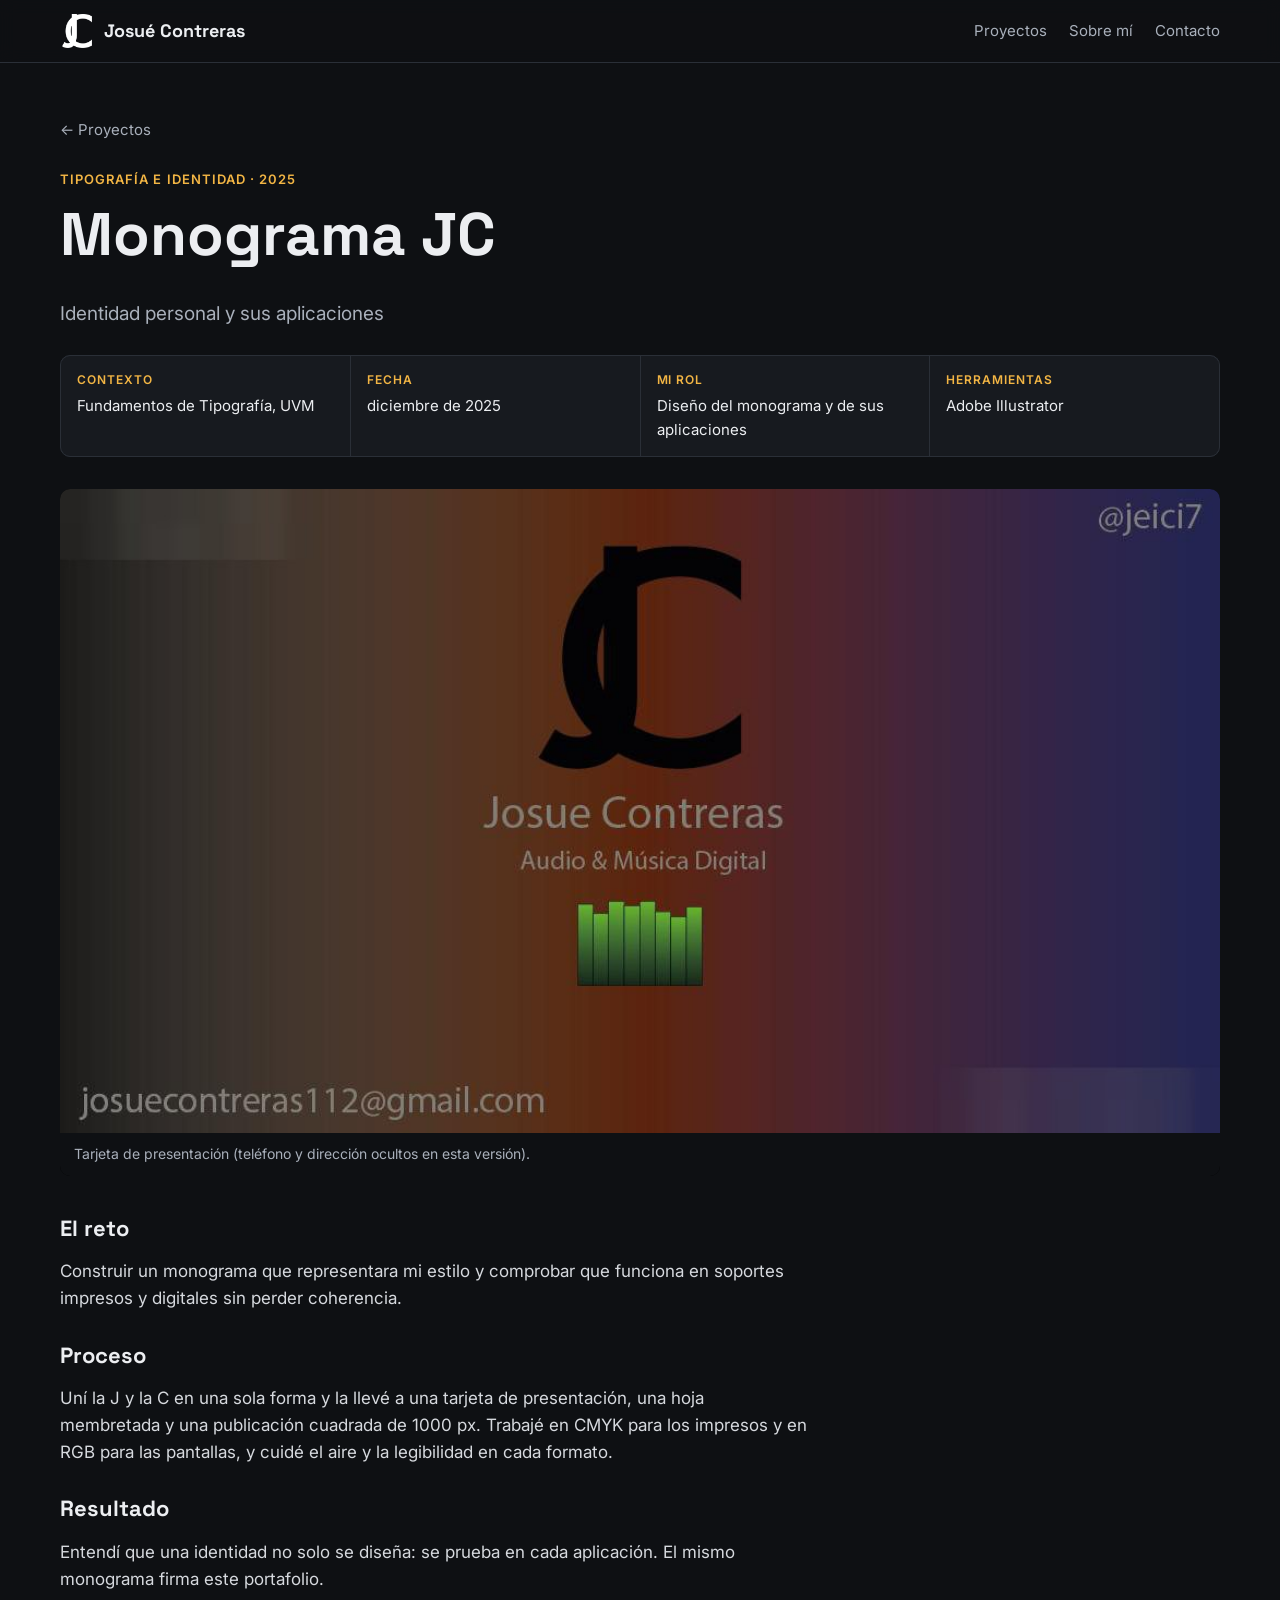
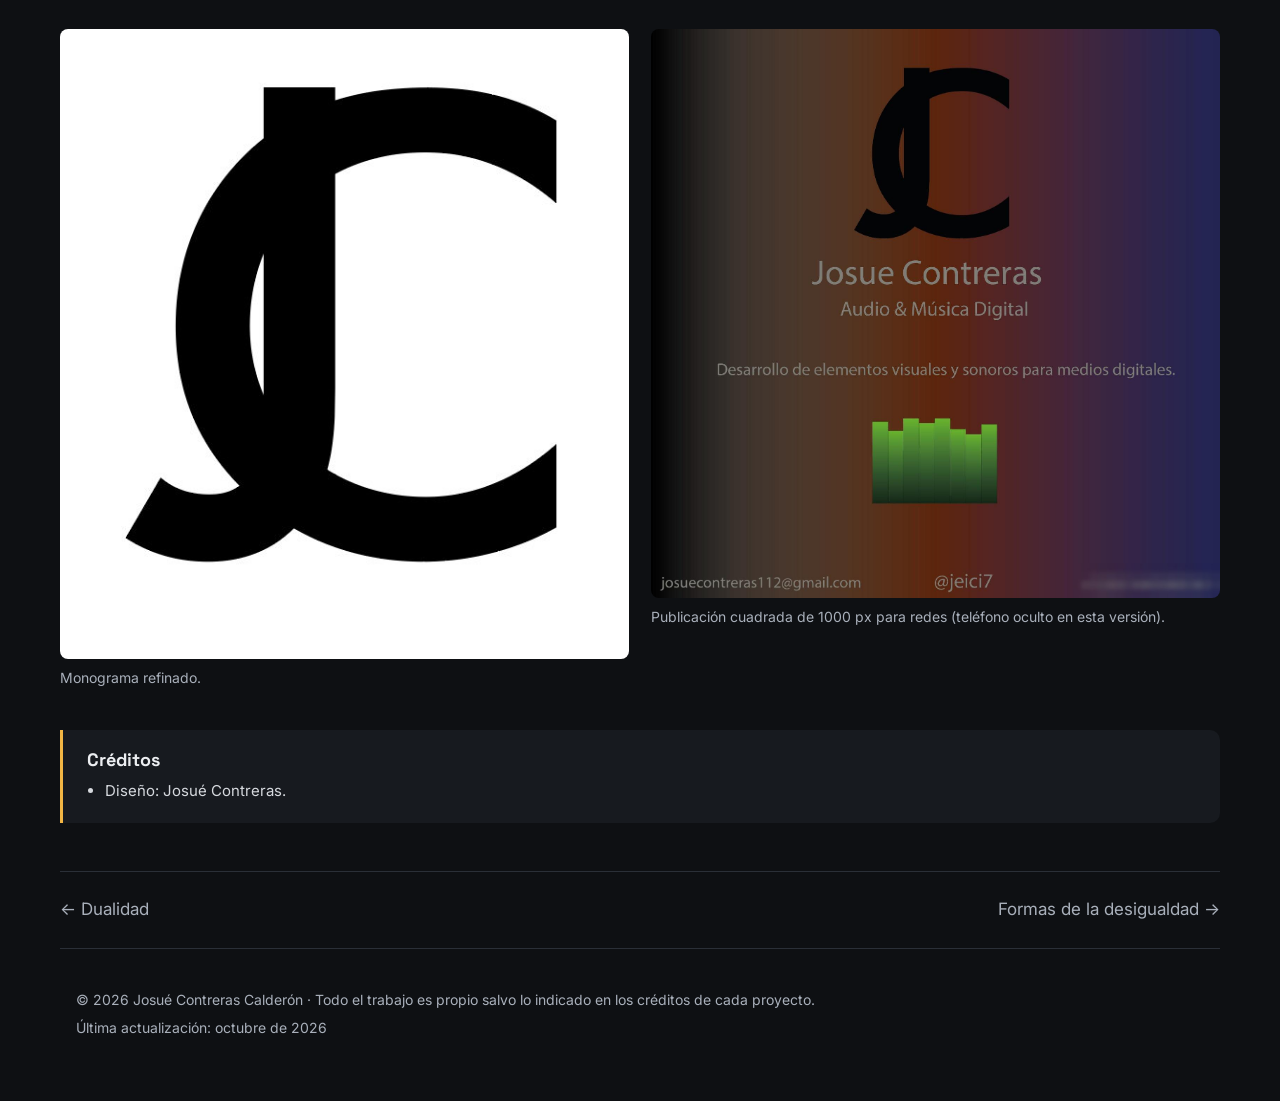
<file: proyectos/monograma-jc.html>
<!doctype html>
<html lang="es">
<head>
<meta charset="utf-8">
<meta name="viewport" content="width=device-width, initial-scale=1">
<title>Monograma JC · Josué Contreras</title>
<meta name="description" content="Un monograma propio probado en papelería y en redes sociales.">
<meta property="og:title" content="Monograma JC · Josué Contreras">
<meta property="og:description" content="Un monograma propio probado en papelería y en redes sociales.">
<meta property="og:image" content="https://joshuaengine7.github.io/portafolio/img/jc-tarjeta.jpg">
<meta property="og:type" content="website">
<link rel="icon" href="../img/icono.png">
<link rel="preconnect" href="https://fonts.googleapis.com">
<link rel="preconnect" href="https://fonts.gstatic.com" crossorigin>
<link href="https://fonts.googleapis.com/css2?family=Inter:wght@400;500;600&family=Space+Grotesk:wght@500;700&display=swap" rel="stylesheet">
<link rel="stylesheet" href="../css/estilo.css">
</head>
<body>
<a class="saltar" href="#contenido">Saltar al contenido</a>
<header class="barra">
  <a class="marca" href="../index.html" aria-label="Inicio: Josué Contreras">
    <img src="../img/logo-jc.png" alt="" width="34" height="34"><span>Josué Contreras</span>
  </a>
  <nav aria-label="Principal">
    <a href="../index.html#proyectos">Proyectos</a>
    <a href="../index.html#sobre-mi">Sobre mí</a>
    <a href="../index.html#contacto">Contacto</a>
  </nav>
</header>
<main id="contenido">
<article class="proyecto">
  <p class="migas"><a href="../index.html#proyectos">← Proyectos</a></p>
  <header class="proyecto-cab">
    <p class="etq">Tipografía e identidad · 2025</p>
    <h1>Monograma JC</h1>
    <p class="sub">Identidad personal y sus aplicaciones</p>
  </header>
  <dl class="ficha"><div><dt>Contexto</dt><dd>Fundamentos de Tipografía, UVM</dd></div><div><dt>Fecha</dt><dd>diciembre de 2025</dd></div><div><dt>Mi rol</dt><dd>Diseño del monograma y de sus aplicaciones</dd></div><div><dt>Herramientas</dt><dd>Adobe Illustrator</dd></div></dl>
  <figure class="portada"><a href="../img/jc-tarjeta.jpg" target="_blank" rel="noopener"><img src="../img/jc-tarjeta.jpg" alt="Tarjeta de presentación (teléfono y dirección ocultos en esta versión)."></a><figcaption>Tarjeta de presentación (teléfono y dirección ocultos en esta versión).</figcaption></figure>
  <div class="texto">
    <h2>El reto</h2><p>Construir un monograma que representara mi estilo y comprobar que funciona en soportes impresos y digitales sin perder coherencia.</p>
    <h2>Proceso</h2><p>Uní la J y la C en una sola forma y la llevé a una tarjeta de presentación, una hoja membretada y una publicación cuadrada de 1000 px. Trabajé en CMYK para los impresos y en RGB para las pantallas, y cuidé el aire y la legibilidad en cada formato.</p>
    <h2>Resultado</h2><p>Entendí que una identidad no solo se diseña: se prueba en cada aplicación. El mismo monograma firma este portafolio.</p>
  </div>
  
  
  <section class="galeria" aria-label="Más imágenes del proyecto"><figure><a href="../img/jc-monograma.jpg" target="_blank" rel="noopener">
<img src="../img/jc-monograma.jpg" alt="Monograma refinado." loading="lazy"></a><figcaption>Monograma refinado.</figcaption></figure><figure><a href="../img/jc-post.jpg" target="_blank" rel="noopener">
<img src="../img/jc-post.jpg" alt="Publicación cuadrada de 1000 px para redes (teléfono oculto en esta versión)." loading="lazy"></a><figcaption>Publicación cuadrada de 1000 px para redes (teléfono oculto en esta versión).</figcaption></figure></section>
  <aside class="creditos" aria-labelledby="t-cred"><h2 id="t-cred">Créditos</h2><ul><li>Diseño: Josué Contreras.</li></ul></aside>
  <nav class="vecinos" aria-label="Otros proyectos">
    <a href="dualidad.html">← Dualidad</a>
    <a href="suprematismo.html">Formas de la desigualdad →</a>
  </nav>
</article>
</main>
<footer class="pie">
  <p>© 2026 Josué Contreras Calderón · Todo el trabajo es propio salvo lo indicado en los créditos de cada proyecto.</p>
  <p>Última actualización: octubre de 2026</p>
</footer>
</body>
</html>
</file>
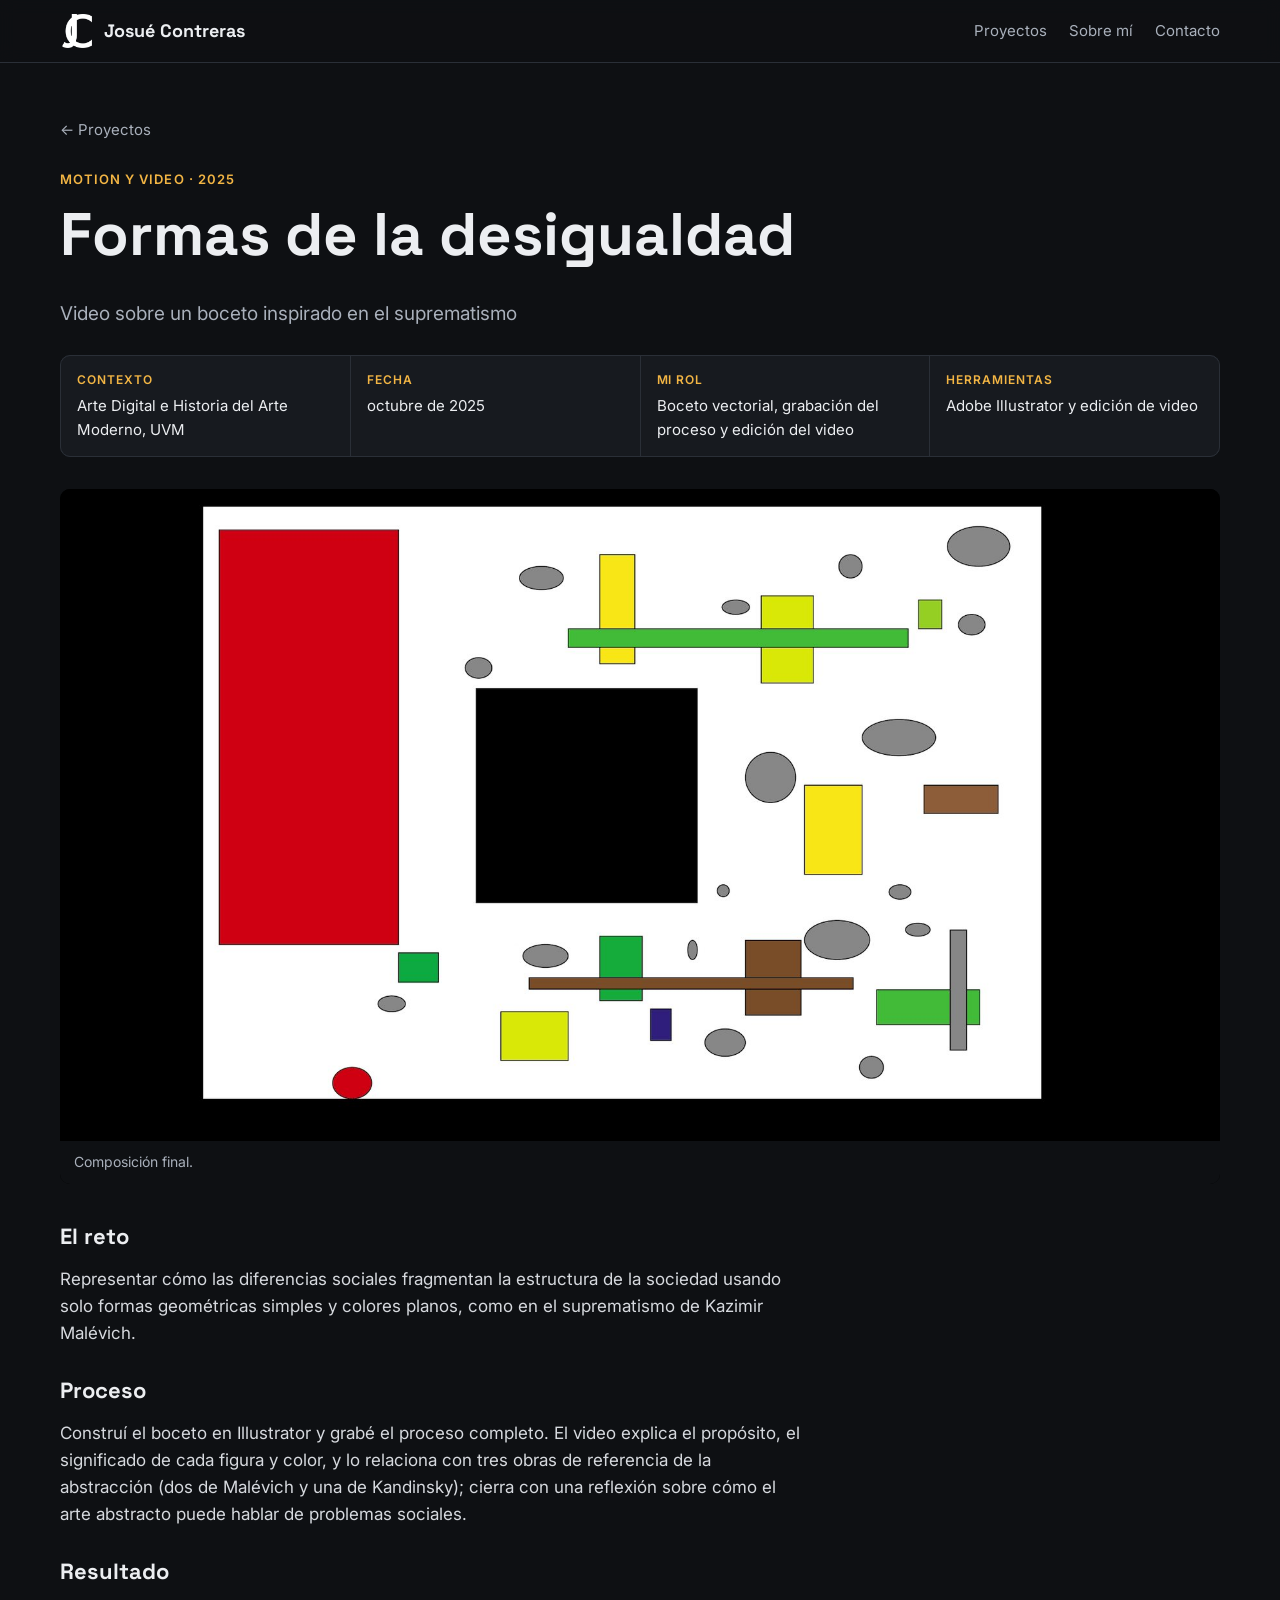
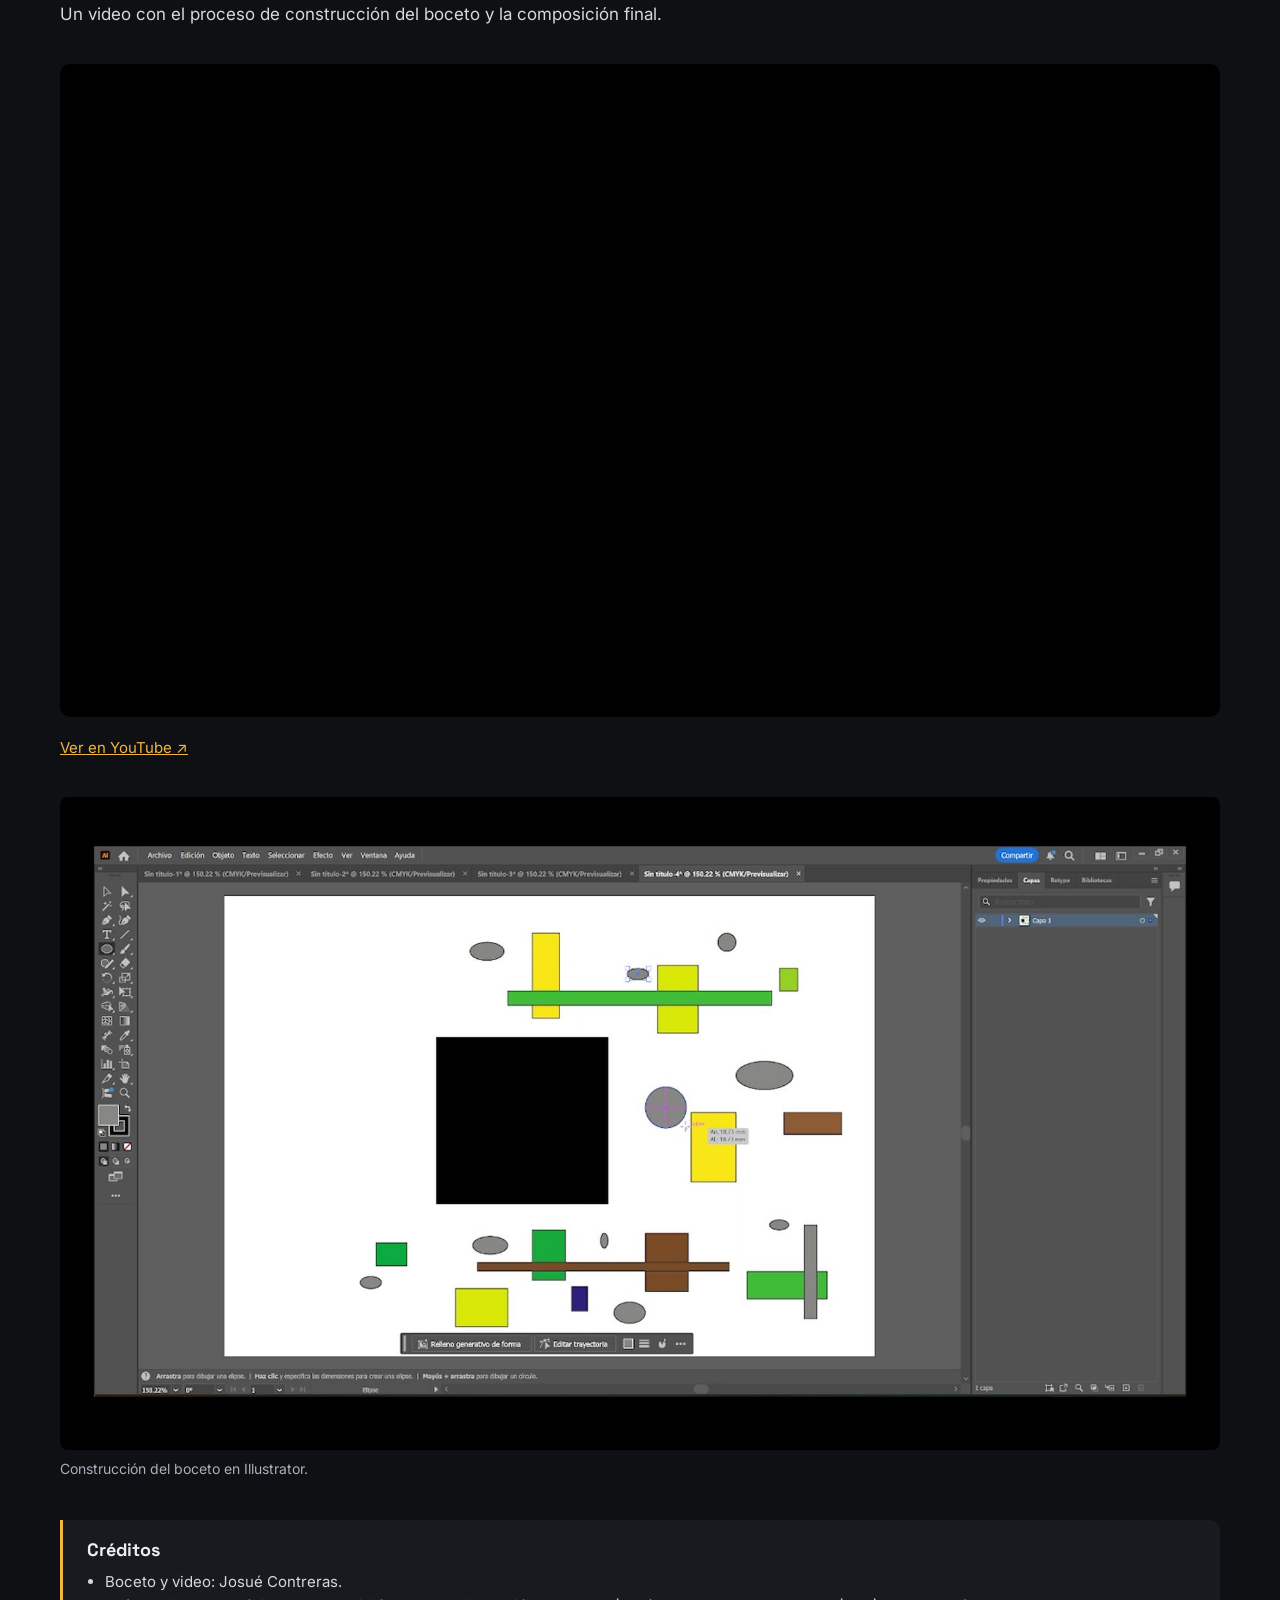
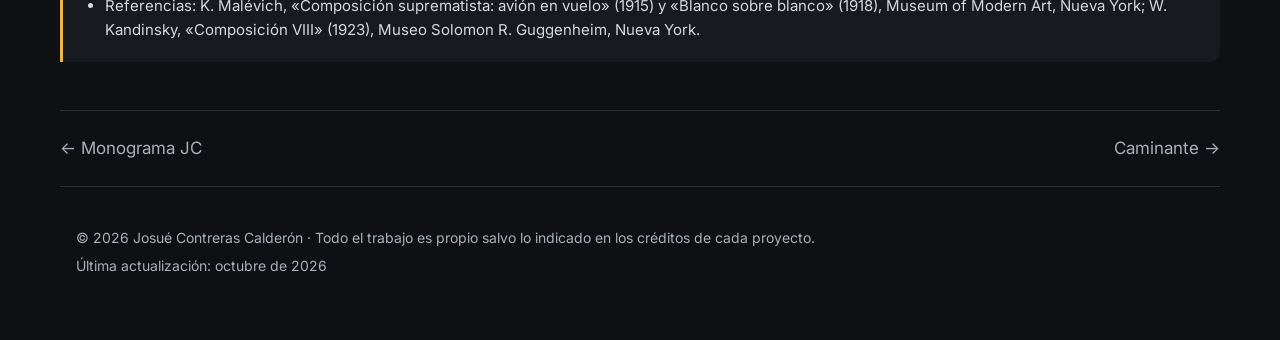
<file: proyectos/suprematismo.html>
<!doctype html>
<html lang="es">
<head>
<meta charset="utf-8">
<meta name="viewport" content="width=device-width, initial-scale=1">
<title>Formas de la desigualdad · Josué Contreras</title>
<meta name="description" content="Un boceto vectorial que usa el lenguaje de Malévich para hablar de desigualdad social, explicado en video.">
<meta property="og:title" content="Formas de la desigualdad · Josué Contreras">
<meta property="og:description" content="Un boceto vectorial que usa el lenguaje de Malévich para hablar de desigualdad social, explicado en video.">
<meta property="og:image" content="https://joshuaengine7.github.io/portafolio/img/supre-final.jpg">
<meta property="og:type" content="website">
<link rel="icon" href="../img/icono.png">
<link rel="preconnect" href="https://fonts.googleapis.com">
<link rel="preconnect" href="https://fonts.gstatic.com" crossorigin>
<link href="https://fonts.googleapis.com/css2?family=Inter:wght@400;500;600&family=Space+Grotesk:wght@500;700&display=swap" rel="stylesheet">
<link rel="stylesheet" href="../css/estilo.css">
</head>
<body>
<a class="saltar" href="#contenido">Saltar al contenido</a>
<header class="barra">
  <a class="marca" href="../index.html" aria-label="Inicio: Josué Contreras">
    <img src="../img/logo-jc.png" alt="" width="34" height="34"><span>Josué Contreras</span>
  </a>
  <nav aria-label="Principal">
    <a href="../index.html#proyectos">Proyectos</a>
    <a href="../index.html#sobre-mi">Sobre mí</a>
    <a href="../index.html#contacto">Contacto</a>
  </nav>
</header>
<main id="contenido">
<article class="proyecto">
  <p class="migas"><a href="../index.html#proyectos">← Proyectos</a></p>
  <header class="proyecto-cab">
    <p class="etq">Motion y video · 2025</p>
    <h1>Formas de la desigualdad</h1>
    <p class="sub">Video sobre un boceto inspirado en el suprematismo</p>
  </header>
  <dl class="ficha"><div><dt>Contexto</dt><dd>Arte Digital e Historia del Arte Moderno, UVM</dd></div><div><dt>Fecha</dt><dd>octubre de 2025</dd></div><div><dt>Mi rol</dt><dd>Boceto vectorial, grabación del proceso y edición del video</dd></div><div><dt>Herramientas</dt><dd>Adobe Illustrator y edición de video</dd></div></dl>
  <figure class="portada"><a href="../img/supre-final.jpg" target="_blank" rel="noopener"><img src="../img/supre-final.jpg" alt="Composición final."></a><figcaption>Composición final.</figcaption></figure>
  <div class="texto">
    <h2>El reto</h2><p>Representar cómo las diferencias sociales fragmentan la estructura de la sociedad usando solo formas geométricas simples y colores planos, como en el suprematismo de Kazimir Malévich.</p>
    <h2>Proceso</h2><p>Construí el boceto en Illustrator y grabé el proceso completo. El video explica el propósito, el significado de cada figura y color, y lo relaciona con tres obras de referencia de la abstracción (dos de Malévich y una de Kandinsky); cierra con una reflexión sobre cómo el arte abstracto puede hablar de problemas sociales.</p>
    <h2>Resultado</h2><p>Un video con el proceso de construcción del boceto y la composición final.</p>
  </div>
  <div class="video"><iframe src="https://www.youtube-nocookie.com/embed/bgLQ6XVMdYc" title="Video: Formas de la desigualdad"
  loading="lazy" allow="accelerometer; encrypted-media; picture-in-picture; fullscreen" allowfullscreen></iframe></div>
<p class="enlace-video"><a href="https://youtu.be/bgLQ6XVMdYc" target="_blank" rel="noopener">Ver en YouTube ↗</a></p>
  
  <section class="galeria" aria-label="Más imágenes del proyecto"><figure><a href="../img/supre-proceso.jpg" target="_blank" rel="noopener">
<img src="../img/supre-proceso.jpg" alt="Construcción del boceto en Illustrator." loading="lazy"></a><figcaption>Construcción del boceto en Illustrator.</figcaption></figure></section>
  <aside class="creditos" aria-labelledby="t-cred"><h2 id="t-cred">Créditos</h2><ul><li>Boceto y video: Josué Contreras.</li><li>Referencias: K. Malévich, «Composición suprematista: avión en vuelo» (1915) y «Blanco sobre blanco» (1918), Museum of Modern Art, Nueva York; W. Kandinsky, «Composición VIII» (1923), Museo Solomon R. Guggenheim, Nueva York.</li></ul></aside>
  <nav class="vecinos" aria-label="Otros proyectos">
    <a href="monograma-jc.html">← Monograma JC</a>
    <a href="caminante.html">Caminante →</a>
  </nav>
</article>
</main>
<footer class="pie">
  <p>© 2026 Josué Contreras Calderón · Todo el trabajo es propio salvo lo indicado en los créditos de cada proyecto.</p>
  <p>Última actualización: octubre de 2026</p>
</footer>
</body>
</html>
</file>
<file: css/estilo.css>
/* Portafolio de Josué Contreras — estilo único para todas las páginas */
@font-face {
  font-family: "Josue Robofont";
  src: url("../fonts/JosueRobofont-Regular.ttf") format("truetype");
  font-display: swap;
}
:root {
  --fondo: #0e1013;
  --superficie: #171a1f;
  --linea: #2a2f37;
  --texto: #eceef1;
  --tenue: #a9b0bb;
  --acento: #f2b544;
  --ancho: 1160px;
  --titulos: "Space Grotesk", "Segoe UI", Arial, sans-serif;
  --cuerpo: "Inter", "Segoe UI", Arial, sans-serif;
}
* { box-sizing: border-box; }
html { scroll-behavior: smooth; }
body {
  margin: 0; background: var(--fondo); color: var(--texto);
  font-family: var(--cuerpo); font-size: 17px; line-height: 1.6;
  -webkit-font-smoothing: antialiased;
}
img { max-width: 100%; display: block; }
a { color: inherit; }
a:focus-visible, button:focus-visible { outline: 2px solid var(--acento); outline-offset: 3px; }
h1, h2, h3 { font-family: var(--titulos); line-height: 1.15; margin: 0 0 .5em; }
.saltar { position: absolute; left: -999px; }
.saltar:focus { left: 16px; top: 12px; background: var(--acento); color: #111; padding: 8px 12px; z-index: 10; }
.etq { color: var(--acento); font-size: 13px; letter-spacing: .08em; text-transform: uppercase; margin: 0 0 10px; font-weight: 600; }

/* encabezado */
.barra {
  position: sticky; top: 0; z-index: 5; display: flex; align-items: center; justify-content: space-between;
  gap: 16px; flex-wrap: wrap; padding: 14px max(16px, calc((100vw - var(--ancho)) / 2));
  background: rgba(14, 16, 19, .86); backdrop-filter: blur(8px); border-bottom: 1px solid var(--linea);
}
.marca { display: flex; align-items: center; gap: 10px; text-decoration: none; font-family: var(--titulos); font-weight: 700; font-size: 18px; }
.marca img { width: 34px; height: 34px; object-fit: contain; }
.barra nav { display: flex; gap: 22px; flex-wrap: wrap; }
.barra nav a { text-decoration: none; color: var(--tenue); font-size: 15px; }
.barra nav a:hover { color: var(--texto); }

/* portada del sitio */
main { padding: 0 16px; }
.hero, .seccion, .proyecto, .pie { max-width: var(--ancho); margin: 0 auto; }
.hero { padding: 64px 0 44px; }
.hero h1 { font-size: clamp(28px, 3.6vw, 44px); font-weight: 700; max-width: 30ch; }
.seccion { padding: 48px 0; border-top: 1px solid var(--linea); scroll-margin-top: 72px; }
.seccion-cab { display: flex; justify-content: space-between; align-items: end; gap: 16px; flex-wrap: wrap; margin-bottom: 28px; }
.seccion h2 { font-size: 30px; margin: 0; }
.filtros { display: flex; gap: 8px; flex-wrap: wrap; }
.filtros button {
  font: 500 14px var(--cuerpo); color: var(--tenue); background: transparent; cursor: pointer;
  border: 1px solid var(--linea); border-radius: 999px; padding: 7px 14px;
}
.filtros button[aria-pressed="true"] { background: var(--acento); border-color: var(--acento); color: #15120a; }

/* tarjetas de proyecto */
.rejilla { display: grid; grid-template-columns: repeat(auto-fill, minmax(300px, 1fr)); gap: 28px; }
.tarjeta { display: block; text-decoration: none; background: var(--superficie); border: 1px solid var(--linea); border-radius: 10px; overflow: hidden; transition: border-color .2s; }
.tarjeta:hover { border-color: var(--acento); }
.tarjeta[hidden] { display: none; }
.tarjeta-img { aspect-ratio: 4 / 3; overflow: hidden; background: #000; }
.tarjeta-img img { width: 100%; height: 100%; object-fit: cover; object-position: center top; }
.tarjeta-txt { padding: 18px 20px 22px; }
.tarjeta-txt h3 { font-size: 22px; margin-bottom: 6px; }
.tarjeta-txt p:last-child { color: var(--tenue); margin: 0; font-size: 15px; }
.tarjeta.grande { display: grid; grid-template-columns: 1.6fr 1fr; margin-bottom: 28px; }
.tarjeta.grande[hidden] { display: none; }
.tarjeta.grande .tarjeta-img { aspect-ratio: 16 / 9; }
.tarjeta.grande .tarjeta-img img { object-position: center 45%; }
.tarjeta.grande .tarjeta-txt { align-self: center; padding: 28px; }
.tarjeta.grande h3 { font-size: 32px; }

/* sobre mí y contacto */
.dos-col { display: grid; grid-template-columns: 1fr 2fr; gap: 32px; }
.dos-col p { max-width: 62ch; color: #d6d9de; }
.dos-col h3 { font-size: 16px; color: var(--tenue); margin-top: 26px; font-family: var(--cuerpo); font-weight: 600; }
.chips { list-style: none; padding: 0; margin: 0; display: flex; flex-wrap: wrap; gap: 8px; }
.chips li { border: 1px solid var(--linea); border-radius: 6px; padding: 4px 10px; font-size: 14px; color: #d6d9de; }
.boton { display: inline-block; background: var(--acento); color: #15120a; text-decoration: none; font-weight: 600; padding: 10px 18px; border-radius: 8px; }

/* página de proyecto */
.proyecto { padding: 36px 0 24px; }
.migas a { color: var(--tenue); text-decoration: none; font-size: 15px; }
.proyecto-cab { margin: 26px 0 26px; }
.proyecto-cab h1 { font-size: clamp(34px, 5vw, 60px); }
.sub { color: var(--tenue); font-size: 19px; margin: 0; }
.ficha { display: grid; grid-template-columns: repeat(4, 1fr); gap: 1px; background: var(--linea); border: 1px solid var(--linea); border-radius: 10px; overflow: hidden; margin: 0 0 32px; }
.ficha div { background: var(--superficie); padding: 14px 16px; }
.ficha dt { color: var(--acento); font-size: 12px; text-transform: uppercase; letter-spacing: .08em; font-weight: 600; }
.ficha dd { margin: 4px 0 0; font-size: 15px; }
.portada { margin: 0 0 40px; background: #000; border-radius: 10px; overflow: hidden; }
.portada img { width: 100%; max-height: 78vh; object-fit: contain; }
.portada figcaption { color: var(--tenue); font-size: 14px; padding: 10px 14px; background: var(--fondo); }
.texto { max-width: 68ch; }
.texto h2 { font-size: 22px; margin-top: 30px; }
.texto p { color: #d6d9de; }
.video { position: relative; aspect-ratio: 16 / 9; margin: 36px 0 8px; border-radius: 10px; overflow: hidden; background: #000; }
.video iframe { position: absolute; inset: 0; width: 100%; height: 100%; border: 0; }
.enlace-video a { color: var(--acento); font-size: 15px; }
.galeria { display: grid; grid-template-columns: repeat(auto-fit, minmax(300px, 1fr)); gap: 22px; align-items: start; margin-top: 36px; }
.galeria figure { margin: 0; }
.galeria img { width: 100%; border-radius: 8px; background: #000; }
.galeria figcaption { color: var(--tenue); font-size: 14px; margin-top: 8px; }
.muestra { margin-top: 36px; padding: 28px; border-radius: 10px; background: #f3f1ec; color: #111; font-family: "Josue Robofont", var(--cuerpo); }
.muestra p { margin: 0 0 10px; overflow-wrap: anywhere; }
.muestra .m1 { font-size: clamp(40px, 7vw, 80px); line-height: 1; color: #c8102e; }
.muestra .m2 { font-size: clamp(18px, 2.6vw, 30px); }
.muestra .m3 { font-size: clamp(20px, 3vw, 36px); }
.muestra .nota { font-family: var(--cuerpo); font-size: 13px; color: #555; margin: 14px 0 0; }
.creditos { margin: 40px 0 0; padding: 20px 24px; border-left: 3px solid var(--acento); background: var(--superficie); border-radius: 0 10px 10px 0; }
.creditos h2 { font-size: 18px; }
.creditos ul { margin: 0; padding-left: 18px; color: #d6d9de; font-size: 15px; }
.vecinos { display: flex; justify-content: space-between; gap: 16px; flex-wrap: wrap; margin: 48px 0 0; padding-top: 24px; border-top: 1px solid var(--linea); }
.vecinos a { text-decoration: none; color: var(--tenue); }
.vecinos a:hover { color: var(--texto); }

.pie { padding: 40px 16px 56px; color: var(--tenue); font-size: 14px; border-top: 1px solid var(--linea); }
.pie p { margin: 0 0 6px; }

@media (max-width: 820px) {
  .tarjeta.grande, .dos-col { grid-template-columns: 1fr; }
  .ficha { grid-template-columns: 1fr 1fr; }
  .hero { padding: 56px 0 36px; }
}
@media (max-width: 480px) {
  body { font-size: 16px; }
  .ficha { grid-template-columns: 1fr; }
  .barra nav { gap: 14px; }
}
@media (prefers-reduced-motion: reduce) { html { scroll-behavior: auto; } .tarjeta { transition: none; } }
</file>
